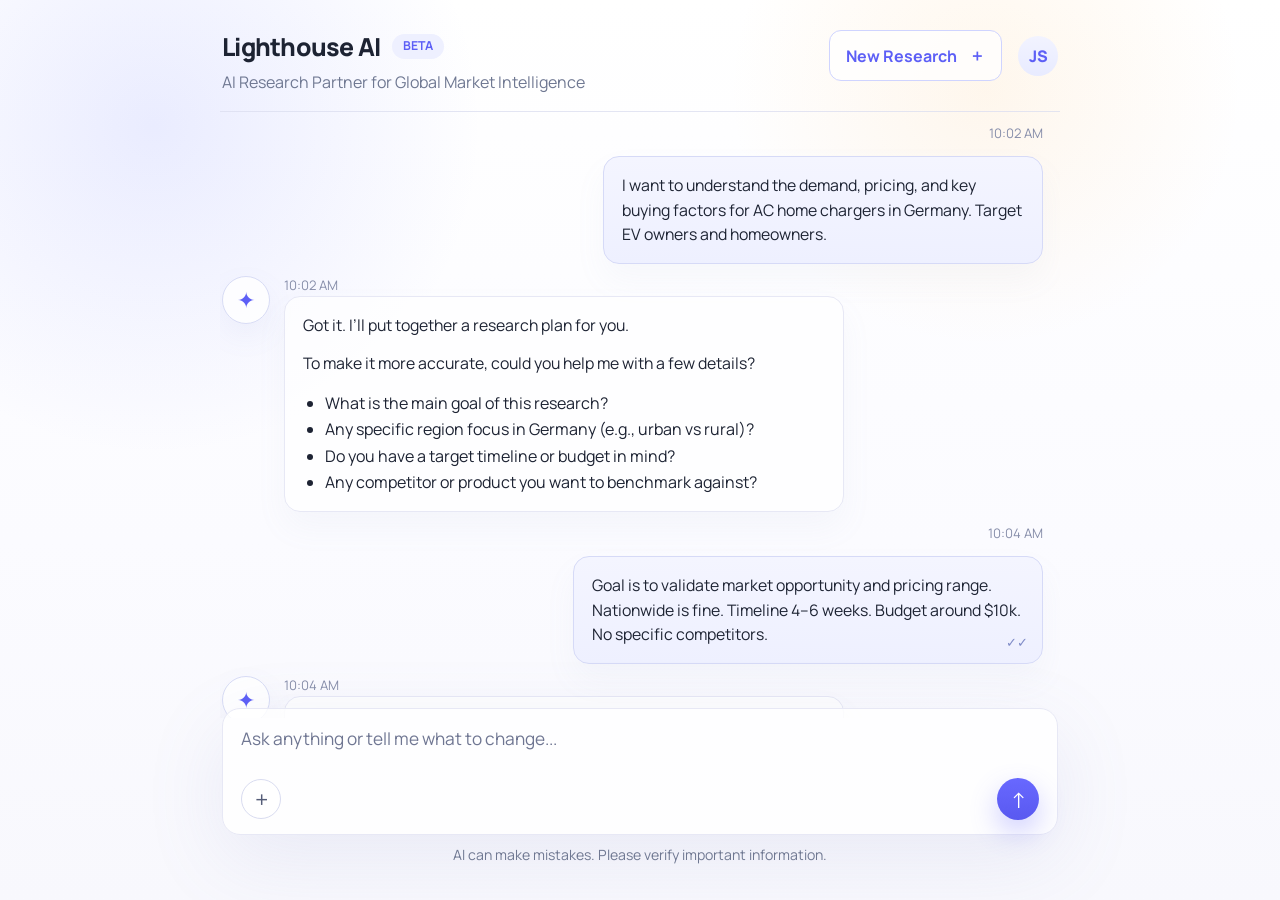
<file: index.html>
<!DOCTYPE html>
<html lang="en">
  <head>
    <meta charset="UTF-8" />
    <meta name="viewport" content="width=device-width, initial-scale=1.0" />
    <title>Lighthouse AI Layout Mock</title>
    <link rel="preconnect" href="https://fonts.googleapis.com" />
    <link rel="preconnect" href="https://fonts.gstatic.com" crossorigin />
    <link
      href="https://fonts.googleapis.com/css2?family=Manrope:wght@400;500;600;700;800&display=swap"
      rel="stylesheet"
    />
    <link rel="stylesheet" href="styles.css" />
  </head>
  <body>
    <main class="app-shell canvas-closed">
      <section class="chat-pane">
        <div class="chat-column">
          <div class="top-bar">
            <header class="brand-bar">
              <div class="brand-mark">
                <div>
                  <div class="brand-title-row">
                    <h1>Lighthouse AI</h1>
                    <span class="badge badge-beta">BETA</span>
                  </div>
                  <p>AI Research Partner for Global Market Intelligence</p>
                </div>
              </div>
            </header>

            <div class="canvas-toolbar">
              <button type="button" class="ghost-action">New Research <span>＋</span></button>
              <div class="profile-chip">JS</div>
            </div>
          </div>

          <div class="conversation-scroll">
            <div class="conversation">
              <div class="timestamp align-right">10:02 AM</div>
              <article class="message message-user">
                <p>
                  I want to understand the demand, pricing, and key buying factors for AC
                  home chargers in Germany. Target EV owners and homeowners.
                </p>
              </article>

              <div class="message-row">
                <div class="avatar" aria-hidden="true">✦</div>
                <div class="message-stack">
                  <div class="timestamp">10:02 AM</div>
                  <article class="message message-assistant">
                    <p>Got it. I’ll put together a research plan for you.</p>
                    <p>To make it more accurate, could you help me with a few details?</p>
                    <ul>
                      <li>What is the main goal of this research?</li>
                      <li>Any specific region focus in Germany (e.g., urban vs rural)?</li>
                      <li>Do you have a target timeline or budget in mind?</li>
                      <li>Any competitor or product you want to benchmark against?</li>
                    </ul>
                  </article>
                </div>
              </div>

              <div class="timestamp align-right">10:04 AM</div>
              <article class="message message-user message-user-small">
                <p>
                  Goal is to validate market opportunity and pricing range. Nationwide is
                  fine. Timeline 4–6 weeks. Budget around $10k. No specific competitors.
                </p>
                <span class="checkmark">✓✓</span>
              </article>

              <div class="message-row">
                <div class="avatar" aria-hidden="true">✦</div>
                <div class="message-stack">
                  <div class="timestamp">10:04 AM</div>
                  <article class="message message-assistant">
                    <p>Thanks! I've created a proposed research plan based on your inputs.</p>
                    <button
                      type="button"
                      class="plan-teaser"
                      id="open-plan"
                      aria-controls="plan-canvas"
                      aria-expanded="false"
                    >
                      <div class="plan-teaser-copy">
                        <div class="plan-teaser-title-row">
                          <span class="doc-icon">⌘</span>
                          <strong>Proposed Research Plan</strong>
                          <span class="badge badge-draft">Draft</span>
                        </div>
                        <span>Click to view the plan details</span>
                      </div>
                      <span class="plan-arrow">›</span>
                    </button>
                  </article>
                </div>
              </div>

              <div class="message-row">
                <div class="avatar" aria-hidden="true">✦</div>
                <div class="message-stack">
                  <div class="timestamp">10:04 AM</div>
                  <article class="message message-assistant message-short">
                    <p>Would you like me to adjust anything, or shall we proceed with this plan?</p>
                  </article>
                </div>
              </div>
            </div>
          </div>
        </div>

        <footer class="composer">
          <div class="composer-box">
            <label class="composer-input-wrap" for="chat-input">
              <span class="sr-only">Message</span>
              <input
                id="chat-input"
                class="composer-input"
                type="text"
                placeholder="Ask anything or tell me what to change..."
              />
            </label>
            <div class="composer-actions">
              <div class="composer-left">
                <button type="button" class="icon-button" aria-label="Add">+</button>
              </div>
              <button type="button" class="send-button" aria-label="Send">↑</button>
            </div>
          </div>
          <span class="composer-note">
            AI can make mistakes. Please verify important information.
          </span>
        </footer>
      </section>

      <aside class="canvas-pane" id="plan-canvas" aria-hidden="true">
        <section class="plan-card">
          <header class="plan-card-header">
            <div>
              <div class="plan-title-row">
                <h2>Proposed Research Plan</h2>
                <span class="badge badge-draft">Draft</span>
              </div>
              <p>Created just now</p>
            </div>
            <div class="plan-header-actions">
              <button type="button" class="toolbar-button">⇩ Download</button>
              <button type="button" class="icon-plain" id="close-plan" aria-label="Close">×</button>
            </div>
          </header>

          <div class="plan-scroll">
            <div class="section-card">
              <div class="section-header">
                <h3>1. Research Overview</h3>
                <span>︿</span>
              </div>
              <div class="overview-grid">
                <div>
                  <label>Project</label>
                  <p>AC Home Charger Market Study - Germany</p>
                </div>
                <div>
                  <label>Objective</label>
                  <p>Validate market opportunity, pricing range, and key buying factors</p>
                </div>
                <div>
                  <label>Target Market</label>
                  <p>Germany (Nationwide)</p>
                </div>
                <div>
                  <label>Target Respondents</label>
                  <p>EV Owners, Homeowners</p>
                </div>
                <div>
                  <label>Timeline</label>
                  <p>4–6 weeks</p>
                </div>
                <div>
                  <label>Estimated Budget</label>
                  <p>$10,000 USD</p>
                </div>
                <div>
                  <label>Confidence Level</label>
                  <span class="badge badge-success">High</span>
                </div>
              </div>
            </div>

            <div class="section-card">
              <div class="section-header">
                <h3>2. Research Approach</h3>
                <span>︿</span>
              </div>
              <div class="approach-grid">
                <article class="approach-item">
                  <div class="approach-icon">⇪</div>
                  <div>
                    <strong>Quantitative Survey</strong>
                    <p>300 responses</p>
                  </div>
                </article>
                <article class="approach-item">
                  <div class="approach-icon">⌘</div>
                  <div>
                    <strong>In-depth Interviews</strong>
                    <p>15 interviews</p>
                  </div>
                </article>
                <article class="approach-item">
                  <div class="approach-icon">▤</div>
                  <div>
                    <strong>Secondary Research</strong>
                    <p>Market reports, public data, competitor info</p>
                  </div>
                </article>
              </div>
            </div>

            <div class="section-card">
              <div class="section-header">
                <h3>3. Target Respondents</h3>
                <span>︿</span>
              </div>
              <div class="respondents-table">
                <div class="table-head">Segment</div>
                <div class="table-head">Criteria</div>
                <div class="table-head"># of Responses</div>
                <div class="table-head">Est. Cost</div>

                <div>EV Owners</div>
                <div>Own EV, live in DE, 25–55 yrs</div>
                <div>150</div>
                <div>$3,600</div>

                <div>Homeowners</div>
                <div>Own home, plan to install charger</div>
                <div>100</div>
                <div>$2,400</div>

                <div>Installers / Electricians</div>
                <div>Install EV chargers professionally</div>
                <div>30</div>
                <div>$1,650</div>

                <div>Distributors / Retailers</div>
                <div>Sell or distribute EV chargers</div>
                <div>20</div>
                <div>$1,400</div>
              </div>
            </div>

            <div class="accordion-row">
              <span>4. Key Topics to Cover</span>
              <div class="accordion-meta">
                <span class="pill">12 topics</span>
                <span>﹀</span>
              </div>
            </div>

            <div class="accordion-row">
              <span>5. Deliverables</span>
              <div class="accordion-meta">
                <span class="pill">4 items</span>
                <span>﹀</span>
              </div>
            </div>
          </div>

          <div class="plan-card-footer">
            <a class="full-plan-button" href="execution.html">Approve plan and proceed</a>
          </div>
        </section>
      </aside>
    </main>
    <script>
      const shell = document.querySelector(".app-shell");
      const canvas = document.getElementById("plan-canvas");
      const openPlanButton = document.getElementById("open-plan");
      const closePlanButton = document.getElementById("close-plan");

      const setCanvasOpen = (isOpen) => {
        shell.classList.toggle("canvas-open", isOpen);
        shell.classList.toggle("canvas-closed", !isOpen);
        canvas.setAttribute("aria-hidden", String(!isOpen));
        openPlanButton.setAttribute("aria-expanded", String(isOpen));
      };

      openPlanButton.addEventListener("click", () => setCanvasOpen(true));
      closePlanButton.addEventListener("click", () => setCanvasOpen(false));
    </script>
  </body>
</html>
</file>
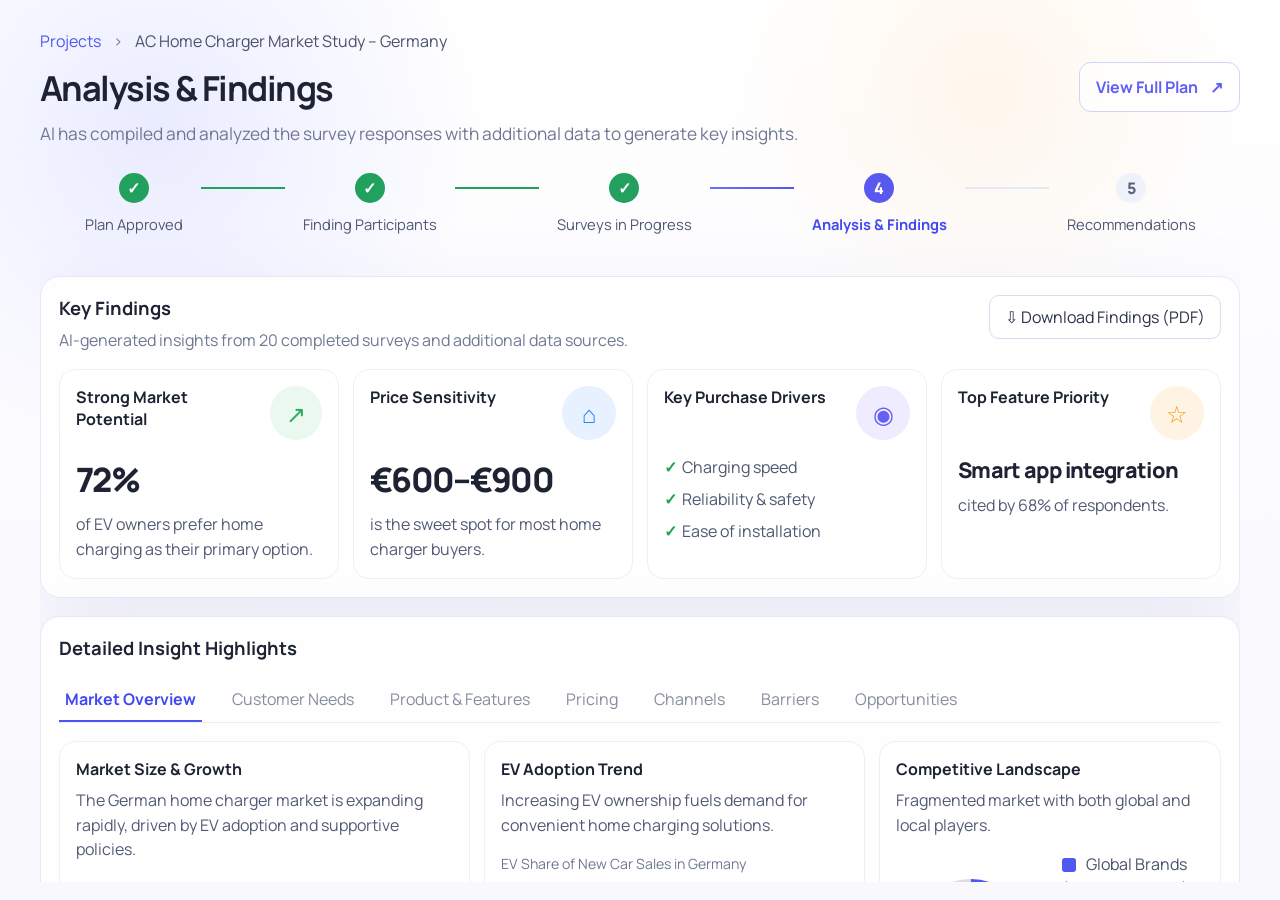
<file: analysis.html>
<!DOCTYPE html>
<html lang="en">
  <head>
    <meta charset="UTF-8" />
    <meta name="viewport" content="width=device-width, initial-scale=1.0" />
    <title>Lighthouse AI Analysis &amp; Findings</title>
    <link rel="preconnect" href="https://fonts.googleapis.com" />
    <link rel="preconnect" href="https://fonts.gstatic.com" crossorigin />
    <link
      href="https://fonts.googleapis.com/css2?family=Manrope:wght@400;500;600;700;800&display=swap"
      rel="stylesheet"
    />
    <link rel="stylesheet" href="styles.css" />
    <link rel="stylesheet" href="execution.css" />
    <link rel="stylesheet" href="analysis.css" />
  </head>
  <body>
    <main class="analysis-shell panel-closed">
      <section class="analysis-main">
        <div class="analysis-column">
          <div class="analysis-scroll">
            <div class="crumb-row">
              <a class="crumb-link" href="surveys.html">Projects</a>
              <span class="crumb-sep">›</span>
              <span class="crumb-current">AC Home Charger Market Study – Germany</span>
            </div>

            <section class="analysis-hero">
              <div class="analysis-hero-header">
                <div class="analysis-title-row">
                  <h1>Analysis &amp; Findings</h1>
                </div>
                <button
                  type="button"
                  class="ghost-action"
                  id="open-plan"
                  aria-controls="analysis-plan-panel"
                  aria-expanded="false"
                >
                  View Full Plan <span>↗</span>
                </button>
              </div>
              <p>AI has compiled and analyzed the survey responses with additional data to generate key insights.</p>
            </section>

            <div class="wizard-steps wizard-steps-shell analysis-wizard">
              <div class="wizard-step wizard-step-done">
                <div class="wizard-node">✓</div>
                <div class="wizard-label">Plan Approved</div>
              </div>
              <div class="wizard-line wizard-line-success"></div>
              <a class="wizard-step wizard-step-link wizard-step-done" href="execution.html">
                <div class="wizard-node">✓</div>
                <div class="wizard-label">Finding Participants</div>
              </a>
              <div class="wizard-line wizard-line-success"></div>
              <a class="wizard-step wizard-step-link wizard-step-done" href="surveys.html">
                <div class="wizard-node">✓</div>
                <div class="wizard-label">Surveys in Progress</div>
              </a>
              <div class="wizard-line wizard-line-active"></div>
              <a class="wizard-step wizard-step-link wizard-step-active" href="analysis.html">
                <div class="wizard-node">4</div>
                <div class="wizard-label">Analysis &amp; Findings</div>
              </a>
              <div class="wizard-line"></div>
              <a class="wizard-step wizard-step-link" href="recommendations.html">
                <div class="wizard-node">5</div>
                <div class="wizard-label">Recommendations</div>
              </a>
            </div>

            <section class="findings-card">
              <div class="findings-head">
                <div>
                  <h2>Key Findings</h2>
                  <p>AI-generated insights from 20 completed surveys and additional data sources.</p>
                </div>
                <button type="button" class="toolbar-button findings-download">⇩ Download Findings (PDF)</button>
              </div>

              <div class="insight-grid">
                <article class="insight-tile">
                  <div class="tile-head">
                    <h3>Strong Market Potential</h3>
                    <span class="tile-icon tile-green">↗</span>
                  </div>
                  <div class="tile-metric">72%</div>
                  <p>of EV owners prefer home charging as their primary option.</p>
                </article>

                <article class="insight-tile">
                  <div class="tile-head">
                    <h3>Price Sensitivity</h3>
                    <span class="tile-icon tile-blue">⌂</span>
                  </div>
                  <div class="tile-metric">€600–€900</div>
                  <p>is the sweet spot for most home charger buyers.</p>
                </article>

                <article class="insight-tile">
                  <div class="tile-head">
                    <h3>Key Purchase Drivers</h3>
                    <span class="tile-icon tile-violet">◉</span>
                  </div>
                  <ul class="driver-list">
                    <li>Charging speed</li>
                    <li>Reliability &amp; safety</li>
                    <li>Ease of installation</li>
                  </ul>
                </article>

                <article class="insight-tile">
                  <div class="tile-head">
                    <h3>Top Feature Priority</h3>
                    <span class="tile-icon tile-amber">☆</span>
                  </div>
                  <div class="tile-metric tile-metric-small">Smart app integration</div>
                  <p>cited by 68% of respondents.</p>
                </article>
              </div>
            </section>

            <section class="analysis-detail-card">
              <div class="analysis-detail-head">
                <h2>Detailed Insight Highlights</h2>
              </div>

              <div class="analysis-tabs">
                <button type="button" class="analysis-tab analysis-tab-active">Market Overview</button>
                <button type="button" class="analysis-tab">Customer Needs</button>
                <button type="button" class="analysis-tab">Product &amp; Features</button>
                <button type="button" class="analysis-tab">Pricing</button>
                <button type="button" class="analysis-tab">Channels</button>
                <button type="button" class="analysis-tab">Barriers</button>
                <button type="button" class="analysis-tab">Opportunities</button>
              </div>

              <div class="chart-grid">
                <article class="chart-card">
                  <h3>Market Size &amp; Growth</h3>
                  <p>The German home charger market is expanding rapidly, driven by EV adoption and supportive policies.</p>
                  <div class="chart-stats">
                    <div>
                      <strong>1.2M+</strong>
                      <span>Estimated home chargers installed by end of 2025</span>
                    </div>
                    <div>
                      <strong>+28%</strong>
                      <span>YoY growth (2023–2025)</span>
                    </div>
                  </div>
                  <svg class="line-chart" viewBox="0 0 320 170" aria-hidden="true">
                    <path class="line-chart-grid" d="M16 145H304" />
                    <path class="line-chart-path" d="M24 152 L46 138 L68 130 L90 130 L112 122 L134 122 L156 116 L178 118 L200 112 L222 96 L244 82 L266 84 L288 70 L304 20" />
                  </svg>
                </article>

                <article class="chart-card">
                  <h3>EV Adoption Trend</h3>
                  <p>Increasing EV ownership fuels demand for convenient home charging solutions.</p>
                  <span class="chart-caption">EV Share of New Car Sales in Germany</span>
                  <div class="bar-chart">
                    <div class="bar-item"><span>13%</span><div class="bar h-13"></div><label>2021</label></div>
                    <div class="bar-item"><span>18%</span><div class="bar h-18"></div><label>2022</label></div>
                    <div class="bar-item"><span>23%</span><div class="bar h-23"></div><label>2023</label></div>
                    <div class="bar-item"><span>27%</span><div class="bar h-27"></div><label>2024</label></div>
                    <div class="bar-item"><span>32%</span><div class="bar h-32"></div><label>2025*</label></div>
                  </div>
                  <span class="chart-footnote">*2025 projected</span>
                </article>

                <article class="chart-card">
                  <h3>Competitive Landscape</h3>
                  <p>Fragmented market with both global and local players.</p>
                  <div class="donut-wrap">
                    <svg class="donut-chart" viewBox="0 0 180 180" aria-hidden="true">
                      <circle cx="90" cy="90" r="52" class="donut-base"></circle>
                      <circle cx="90" cy="90" r="52" class="donut-segment donut-segment-a"></circle>
                      <circle cx="90" cy="90" r="52" class="donut-segment donut-segment-b"></circle>
                      <circle cx="90" cy="90" r="52" class="donut-segment donut-segment-c"></circle>
                    </svg>
                    <div class="donut-legend">
                      <div><span class="legend-swatch legend-a"></span>Global Brands<br /><small>(e.g., Wallbox, Tesla)</small></div>
                      <div><span class="legend-swatch legend-b"></span>European Brands<br /><small>(e.g., Mennekes, ABL)</small></div>
                      <div><span class="legend-swatch legend-c"></span>Local / Others</div>
                    </div>
                  </div>
                  <a class="analysis-link-button" href="#">View more detailed analysis →</a>
                </article>
              </div>
            </section>
          </div>
        </div>
      </section>

      <aside class="analysis-panel" id="analysis-plan-panel" aria-hidden="true">
        <section class="analysis-sidebar-card">
          <div class="analysis-sidebar-scroll">
            <header class="sidebar-section sidebar-plan-header">
              <div class="sidebar-title-row">
                <h3>Research Plan</h3>
                <span class="badge badge-approved">Approved</span>
              </div>
              <button type="button" class="icon-plain sidebar-close" id="close-plan" aria-label="Close">×</button>
              <strong class="sidebar-plan-name">AC Home Charger Market Study – Germany</strong>
              <div class="sidebar-metadata">
                <div>
                  <label>Timeline</label>
                  <p>Apr 28 – Jun 2, 2025 (5–6 weeks)</p>
                </div>
                <div>
                  <label>Budget</label>
                  <p>$10,000 USD</p>
                </div>
              </div>
              <a class="sidebar-inline-link" href="#">View full plan →</a>
            </header>

            <section class="sidebar-section">
              <h4>Overall Progress</h4>
              <div class="overall-progress-value">68%</div>
              <p class="sidebar-subtext">Analysis in progress</p>
              <div class="overall-progress-track"><span class="progress-68"></span></div>
            </section>

            <section class="sidebar-section analysis-live-card">
              <h4>What's Happening Now</h4>
              <div class="live-status-line">
                <span class="live-dot"></span>
                <strong>AI is analyzing the collected data</strong>
              </div>
              <p>Lighthouse AI is processing survey responses and integrating secondary sources to uncover key insights and market opportunities.</p>
              <div class="current-stage">
                <span>Current stage:</span>
                <span class="stage-chip">Data Analysis &amp; Synthesis</span>
              </div>
            </section>

            <section class="sidebar-section next-step-card analysis-next-step">
              <h4>Next Step</h4>
              <strong>Recommendations</strong>
              <p>AI will generate strategic recommendations based on the findings.</p>
              <span>Estimated start: In ~2–3 days</span>
            </section>
          </div>
        </section>
      </aside>
    </main>

    <script>
      const shell = document.querySelector(".analysis-shell");
      const panel = document.getElementById("analysis-plan-panel");
      const openPlanButton = document.getElementById("open-plan");
      const closePlanButton = document.getElementById("close-plan");

      const setPanelOpen = (isOpen) => {
        shell.classList.toggle("panel-open", isOpen);
        shell.classList.toggle("panel-closed", !isOpen);
        panel.setAttribute("aria-hidden", String(!isOpen));
        openPlanButton.setAttribute("aria-expanded", String(isOpen));
      };

      openPlanButton.addEventListener("click", () => setPanelOpen(true));
      closePlanButton.addEventListener("click", () => setPanelOpen(false));
    </script>
  </body>
</html>
</file>
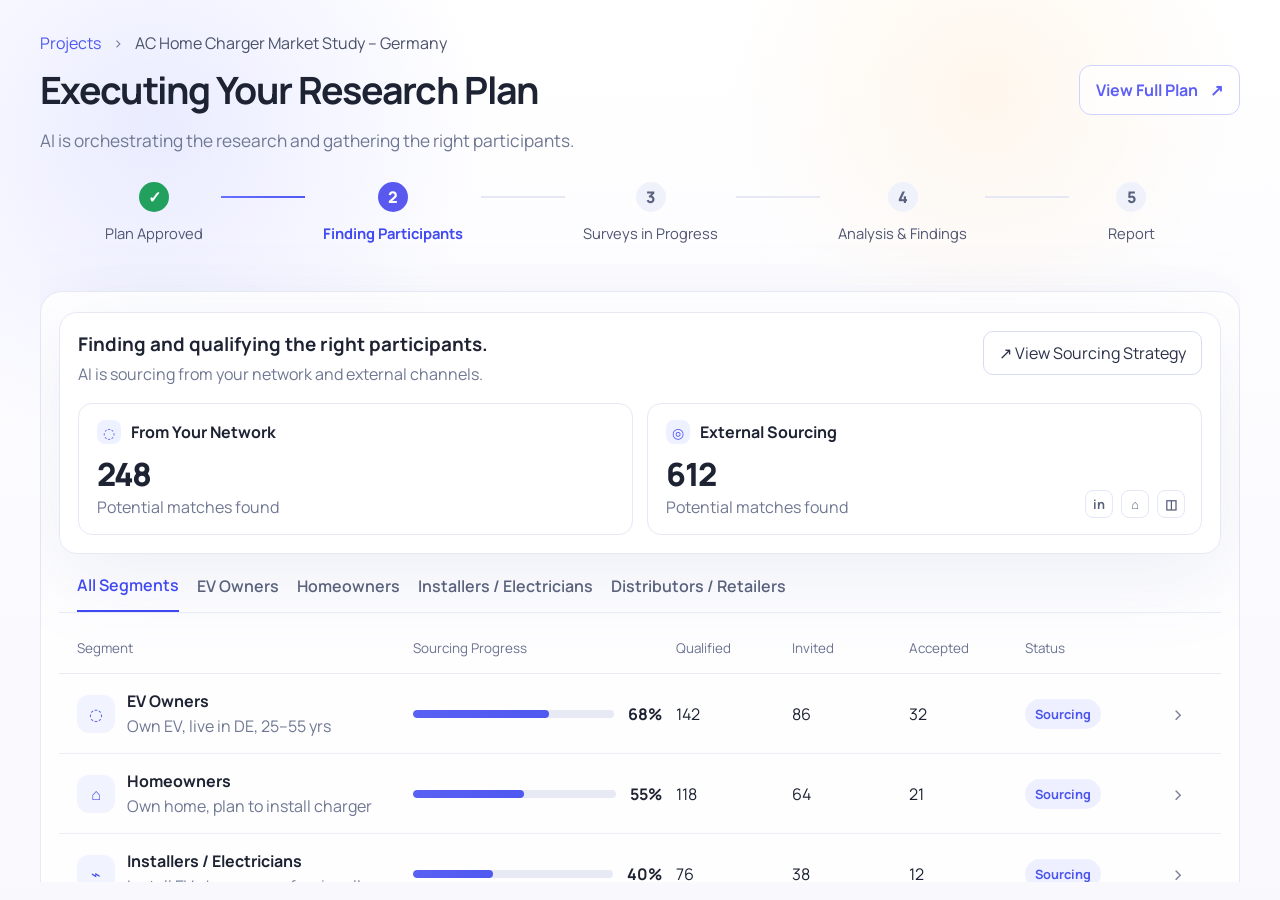
<file: execution.html>
<!DOCTYPE html>
<html lang="en">
  <head>
    <meta charset="UTF-8" />
    <meta name="viewport" content="width=device-width, initial-scale=1.0" />
    <title>Lighthouse AI Execution Mock</title>
    <link rel="preconnect" href="https://fonts.googleapis.com" />
    <link rel="preconnect" href="https://fonts.gstatic.com" crossorigin />
    <link
      href="https://fonts.googleapis.com/css2?family=Manrope:wght@400;500;600;700;800&display=swap"
      rel="stylesheet"
    />
    <link rel="stylesheet" href="styles.css" />
    <link rel="stylesheet" href="execution.css" />
  </head>
  <body>
    <main class="execution-shell plan-closed">
      <section class="execution-main">
        <div class="execution-column">
          <div class="execution-scroll">
            <div class="crumb-row">
              <a class="crumb-link" href="#">Projects</a>
              <span class="crumb-sep">›</span>
              <span class="crumb-current">AC Home Charger Market Study – Germany</span>
            </div>

            <section class="hero-block">
              <div class="hero-header">
                <div class="brand-title-row hero-title-row">
                  <h2>Executing Your Research Plan</h2>
                </div>
                <button type="button" class="ghost-action" id="open-plan" aria-controls="approved-plan-panel" aria-expanded="false">
                  View Full Plan <span>↗</span>
                </button>
              </div>
              <p>AI is orchestrating the research and gathering the right participants.</p>
            </section>

            <div class="wizard-steps wizard-steps-shell">
              <div class="wizard-step wizard-step-done">
                <div class="wizard-node">✓</div>
                <div class="wizard-label">Plan Approved</div>
              </div>
              <div class="wizard-line wizard-line-active"></div>
              <a class="wizard-step wizard-step-link wizard-step-active" href="execution.html">
                <div class="wizard-node">2</div>
                <div class="wizard-label">Finding Participants</div>
              </a>
              <div class="wizard-line"></div>
              <a class="wizard-step wizard-step-link" href="surveys.html">
                <div class="wizard-node">3</div>
                <div class="wizard-label">Surveys in Progress</div>
              </a>
              <div class="wizard-line"></div>
              <div class="wizard-step">
                <div class="wizard-node">4</div>
                <div class="wizard-label">Analysis & Findings</div>
              </div>
              <div class="wizard-line"></div>
              <div class="wizard-step">
                <div class="wizard-node">5</div>
                <div class="wizard-label">Report</div>
              </div>
            </div>

            <section class="wizard-card">
              <div class="stage-card">
                <div class="stage-header">
                  <div>
                    <h3>Finding and qualifying the right participants.</h3>
                    <p>AI is sourcing from your network and external channels.</p>
                  </div>
                  <button type="button" class="toolbar-button stage-button">↗ View Sourcing Strategy</button>
                </div>

                <div class="source-grid">
                  <article class="source-card">
                    <div class="source-card-head">
                      <span class="source-icon">◌</span>
                      <strong>From Your Network</strong>
                    </div>
                    <div class="source-metric">248</div>
                    <p>Potential matches found</p>
                  </article>

                  <article class="source-card">
                    <div class="source-card-head">
                      <span class="source-icon">◎</span>
                      <strong>External Sourcing</strong>
                    </div>
                    <div class="source-metric">612</div>
                    <p>Potential matches found</p>
                    <div class="source-logos">
                      <span>in</span>
                      <span>⌂</span>
                      <span>◫</span>
                    </div>
                  </article>
                </div>
              </div>

              <div class="segment-tabs">
                <button type="button" class="segment-tab segment-tab-active">All Segments</button>
                <button type="button" class="segment-tab">EV Owners</button>
                <button type="button" class="segment-tab">Homeowners</button>
                <button type="button" class="segment-tab">Installers / Electricians</button>
                <button type="button" class="segment-tab">Distributors / Retailers</button>
              </div>

              <section class="participants-table-card">
                <div class="participants-header">
                  <div>Segment</div>
                  <div>Sourcing Progress</div>
                  <div>Qualified</div>
                  <div>Invited</div>
                  <div>Accepted</div>
                  <div>Status</div>
                  <div></div>
                </div>

                <div class="participant-row">
                  <div class="participant-segment">
                    <span class="participant-icon">◌</span>
                    <div>
                      <strong>EV Owners</strong>
                      <p>Own EV, live in DE, 25–55 yrs</p>
                    </div>
                  </div>
                  <div class="participant-progress">
                    <div class="progress-track"><span style="width: 68%"></span></div>
                    <strong>68%</strong>
                  </div>
                  <div>142</div>
                  <div>86</div>
                  <div>32</div>
                  <div><span class="status-chip">Sourcing</span></div>
                  <div class="participant-arrow">›</div>
                </div>

                <div class="participant-row">
                  <div class="participant-segment">
                    <span class="participant-icon">⌂</span>
                    <div>
                      <strong>Homeowners</strong>
                      <p>Own home, plan to install charger</p>
                    </div>
                  </div>
                  <div class="participant-progress">
                    <div class="progress-track"><span style="width: 55%"></span></div>
                    <strong>55%</strong>
                  </div>
                  <div>118</div>
                  <div>64</div>
                  <div>21</div>
                  <div><span class="status-chip">Sourcing</span></div>
                  <div class="participant-arrow">›</div>
                </div>

                <div class="participant-row">
                  <div class="participant-segment">
                    <span class="participant-icon">⌁</span>
                    <div>
                      <strong>Installers / Electricians</strong>
                      <p>Install EV chargers professionally</p>
                    </div>
                  </div>
                  <div class="participant-progress">
                    <div class="progress-track"><span style="width: 40%"></span></div>
                    <strong>40%</strong>
                  </div>
                  <div>76</div>
                  <div>38</div>
                  <div>12</div>
                  <div><span class="status-chip">Sourcing</span></div>
                  <div class="participant-arrow">›</div>
                </div>

                <div class="participant-row">
                  <div class="participant-segment">
                    <span class="participant-icon">▣</span>
                    <div>
                      <strong>Distributors / Retailers</strong>
                      <p>Sell or distribute EV chargers</p>
                    </div>
                  </div>
                  <div class="participant-progress">
                    <div class="progress-track"><span style="width: 30%"></span></div>
                    <strong>30%</strong>
                  </div>
                  <div>54</div>
                  <div>22</div>
                  <div>6</div>
                  <div><span class="status-chip">Sourcing</span></div>
                  <div class="participant-arrow">›</div>
                </div>
              </section>

              <div class="insight-banner">
                <div class="insight-icon">✦</div>
                <div>
                  <strong>AI is using multi-channel outreach and screening to find the most relevant and high-quality participants.</strong>
                  <p>You’ll receive a notification once the first responses start coming in.</p>
                </div>
              </div>
            </section>
          </div>
        </div>
      </section>

      <aside class="execution-panel" id="approved-plan-panel" aria-hidden="true">
        <section class="execution-sidebar-card">
          <div class="execution-sidebar-scroll">
            <header class="sidebar-section sidebar-plan-header">
              <div class="sidebar-title-row">
                <h3>Research Plan</h3>
                <span class="badge badge-approved">Approved</span>
              </div>
              <button type="button" class="icon-plain sidebar-close" id="close-plan" aria-label="Close">×</button>
              <strong class="sidebar-plan-name">AC Home Charger Market Study – Germany</strong>
              <div class="sidebar-metadata">
                <div>
                  <label>Timeline</label>
                  <p>Apr 28 – Jun 2, 2025 (5–6 weeks)</p>
                </div>
                <div>
                  <label>Budget</label>
                  <p>$10,000 USD</p>
                </div>
              </div>
            </header>

            <section class="sidebar-section">
              <h4>Overall Progress</h4>
              <div class="overall-progress-value">12%</div>
              <p class="sidebar-subtext">Just started</p>
              <div class="overall-progress-track"><span></span></div>
            </section>

            <section class="sidebar-section">
              <h4>Plan Summary</h4>
              <div class="summary-grid">
                <label>Approach</label>
                <p>Quantitative Survey + In-depth Interviews + Secondary Research</p>
                <label>Target Participants</label>
                <p>EV Owners, Homeowners, Installers, Distributors / Retailers</p>
                <label>Total Target Responses</label>
                <p>300</p>
                <label>Estimated Interviews</label>
                <p>15</p>
                <label>Confidence Level</label>
                <p><span class="badge badge-success">High</span></p>
              </div>
            </section>

            <section class="sidebar-section next-step-card">
              <h4>Next Step</h4>
              <p>
                Once we have enough accepted participants, we’ll launch the survey and
                start collecting responses.
              </p>
            </section>
          </div>

        </section>
      </aside>
    </main>

    <script>
      const shell = document.querySelector(".execution-shell");
      const panel = document.getElementById("approved-plan-panel");
      const openPlanButton = document.getElementById("open-plan");
      const closePlanButton = document.getElementById("close-plan");

      const setPlanOpen = (isOpen) => {
        shell.classList.toggle("plan-open", isOpen);
        shell.classList.toggle("plan-closed", !isOpen);
        panel.setAttribute("aria-hidden", String(!isOpen));
        openPlanButton.setAttribute("aria-expanded", String(isOpen));
      };

      openPlanButton.addEventListener("click", () => setPlanOpen(true));
      closePlanButton.addEventListener("click", () => setPlanOpen(false));
    </script>
  </body>
</html>
</file>
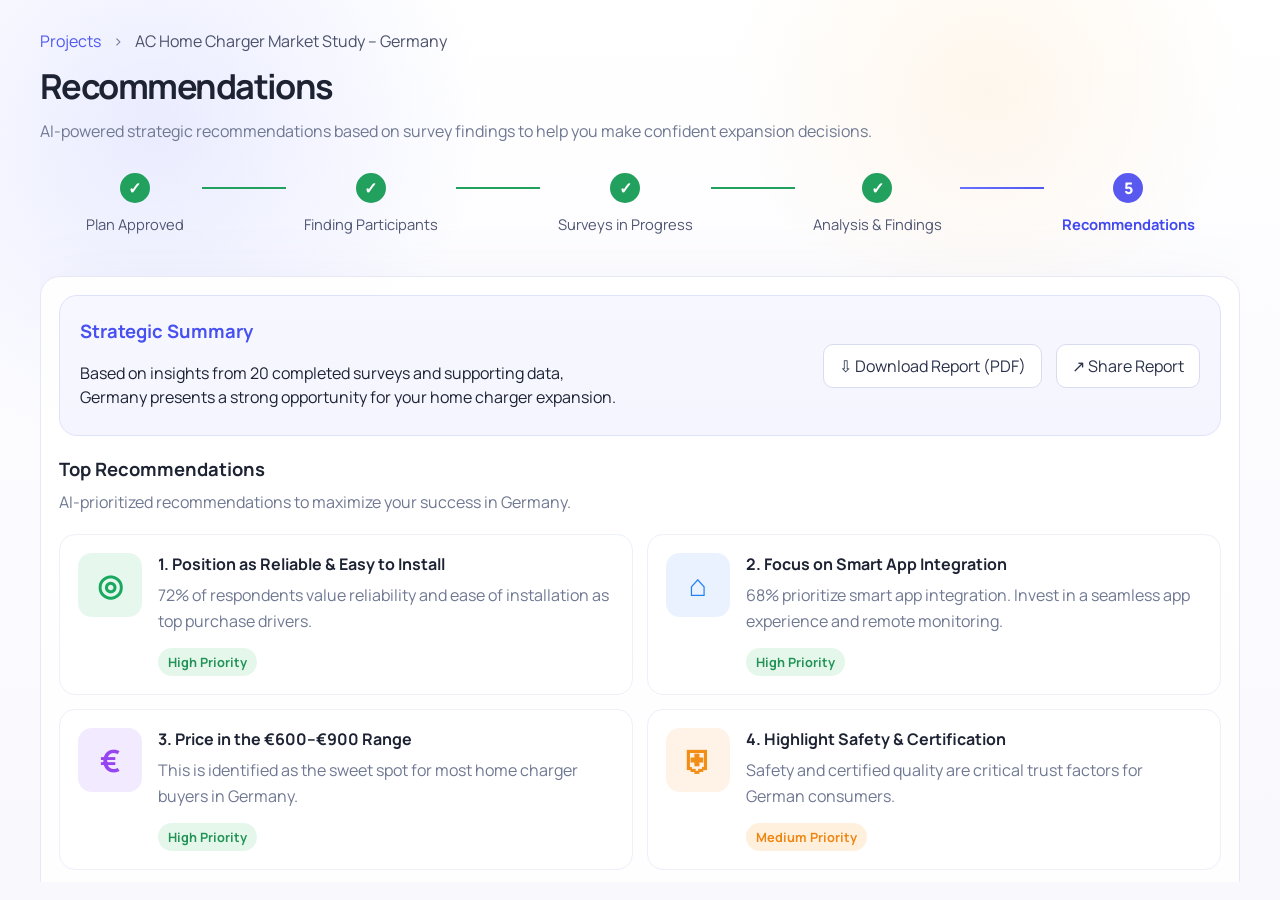
<file: recommendations.html>
<!DOCTYPE html>
<html lang="en">
  <head>
    <meta charset="UTF-8" />
    <meta name="viewport" content="width=device-width, initial-scale=1.0" />
    <title>Lighthouse AI Recommendations</title>
    <link rel="preconnect" href="https://fonts.googleapis.com" />
    <link rel="preconnect" href="https://fonts.gstatic.com" crossorigin />
    <link
      href="https://fonts.googleapis.com/css2?family=Manrope:wght@400;500;600;700;800&display=swap"
      rel="stylesheet"
    />
    <link rel="stylesheet" href="styles.css" />
    <link rel="stylesheet" href="execution.css" />
    <link rel="stylesheet" href="recommendations.css" />
  </head>
  <body>
    <main class="recommend-shell">
      <section class="recommend-main">
        <div class="recommend-column">
          <div class="recommend-scroll">
            <div class="crumb-row">
              <a class="crumb-link" href="analysis.html">Projects</a>
              <span class="crumb-sep">›</span>
              <span class="crumb-current">AC Home Charger Market Study – Germany</span>
            </div>

            <section class="recommend-hero">
              <div class="recommend-title-row">
                <h1>Recommendations</h1>
              </div>
              <p>AI-powered strategic recommendations based on survey findings to help you make confident expansion decisions.</p>
            </section>

            <div class="wizard-steps wizard-steps-shell recommend-wizard">
              <div class="wizard-step wizard-step-done">
                <div class="wizard-node">✓</div>
                <div class="wizard-label">Plan Approved</div>
              </div>
              <div class="wizard-line wizard-line-success"></div>
              <a class="wizard-step wizard-step-link wizard-step-done" href="execution.html">
                <div class="wizard-node">✓</div>
                <div class="wizard-label">Finding Participants</div>
              </a>
              <div class="wizard-line wizard-line-success"></div>
              <a class="wizard-step wizard-step-link wizard-step-done" href="surveys.html">
                <div class="wizard-node">✓</div>
                <div class="wizard-label">Surveys in Progress</div>
              </a>
              <div class="wizard-line wizard-line-success"></div>
              <a class="wizard-step wizard-step-link wizard-step-done" href="analysis.html">
                <div class="wizard-node">✓</div>
                <div class="wizard-label">Analysis &amp; Findings</div>
              </a>
              <div class="wizard-line wizard-line-active"></div>
              <a class="wizard-step wizard-step-link wizard-step-active" href="recommendations.html">
                <div class="wizard-node">5</div>
                <div class="wizard-label">Recommendations</div>
              </a>
            </div>

            <section class="recommend-card">
              <div class="summary-banner">
                <div class="summary-copy">
                  <div>
                    <h2>Strategic Summary</h2>
                    <p>Based on insights from 20 completed surveys and supporting data,<br>Germany presents a strong opportunity for your home charger expansion.</p>
                  </div>
                </div>
                <div class="summary-actions">
                  <button type="button" class="toolbar-button">⇩ Download Report (PDF)</button>
                  <button type="button" class="toolbar-button">↗ Share Report</button>
                </div>
              </div>

              <div class="recommend-head">
                <h2>Top Recommendations</h2>
                <p>AI-prioritized recommendations to maximize your success in Germany.</p>
              </div>

              <div class="recommend-grid">
                <article class="recommend-item">
                  <div class="recommend-icon icon-green">◎</div>
                  <div class="recommend-body">
                    <h3>1. Position as Reliable &amp; Easy to Install</h3>
                    <p>72% of respondents value reliability and ease of installation as top purchase drivers.</p>
                    <span class="priority-badge priority-high">High Priority</span>
                  </div>
                </article>

                <article class="recommend-item">
                  <div class="recommend-icon icon-blue">⌂</div>
                  <div class="recommend-body">
                    <h3>2. Focus on Smart App Integration</h3>
                    <p>68% prioritize smart app integration. Invest in a seamless app experience and remote monitoring.</p>
                    <span class="priority-badge priority-high">High Priority</span>
                  </div>
                </article>

                <article class="recommend-item">
                  <div class="recommend-icon icon-purple">€</div>
                  <div class="recommend-body">
                    <h3>3. Price in the €600–€900 Range</h3>
                    <p>This is identified as the sweet spot for most home charger buyers in Germany.</p>
                    <span class="priority-badge priority-high">High Priority</span>
                  </div>
                </article>

                <article class="recommend-item">
                  <div class="recommend-icon icon-amber">⛨</div>
                  <div class="recommend-body">
                    <h3>4. Highlight Safety &amp; Certification</h3>
                    <p>Safety and certified quality are critical trust factors for German consumers.</p>
                    <span class="priority-badge priority-medium">Medium Priority</span>
                  </div>
                </article>

                <article class="recommend-item">
                  <div class="recommend-icon icon-indigo">▣</div>
                  <div class="recommend-body">
                    <h3>5. Leverage Local Partnerships</h3>
                    <p>Collaborate with local installers and energy providers to build trust and expand reach.</p>
                    <span class="priority-badge priority-medium">Medium Priority</span>
                  </div>
                </article>

                <article class="recommend-item">
                  <div class="recommend-icon icon-teal">◔</div>
                  <div class="recommend-body">
                    <h3>6. Promote Sustainability Benefits</h3>
                    <p>Emphasize energy efficiency and sustainability key values for German homeowners.</p>
                    <span class="priority-badge priority-low">Low Priority</span>
                  </div>
                </article>
              </div>
            </section>
          </div>
        </div>
      </section>
    </main>
  </body>
</html>
</file>
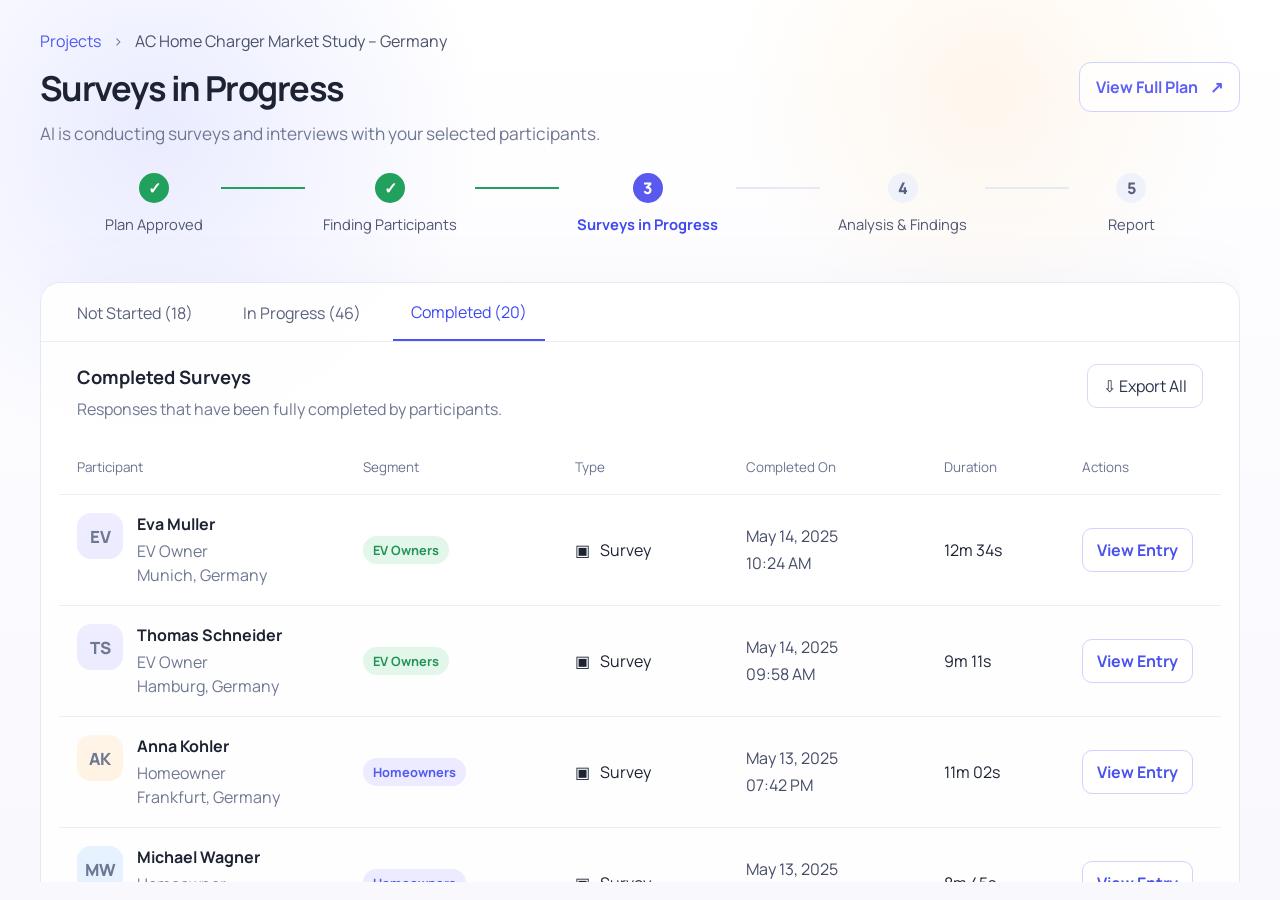
<file: surveys.html>
<!DOCTYPE html>
<html lang="en">
  <head>
    <meta charset="UTF-8" />
    <meta name="viewport" content="width=device-width, initial-scale=1.0" />
    <title>Lighthouse AI Surveys In Progress</title>
    <link rel="preconnect" href="https://fonts.googleapis.com" />
    <link rel="preconnect" href="https://fonts.gstatic.com" crossorigin />
    <link
      href="https://fonts.googleapis.com/css2?family=Manrope:wght@400;500;600;700;800&display=swap"
      rel="stylesheet"
    />
    <link rel="stylesheet" href="styles.css" />
    <link rel="stylesheet" href="execution.css" />
    <link rel="stylesheet" href="surveys.css" />
  </head>
  <body>
    <main class="surveys-shell panel-closed">
      <section class="surveys-main">
        <div class="surveys-column">
          <div class="surveys-scroll">
            <div class="crumb-row">
              <a class="crumb-link" href="#">Projects</a>
              <span class="crumb-sep">›</span>
              <span class="crumb-current">AC Home Charger Market Study – Germany</span>
            </div>

            <section class="surveys-hero">
              <div class="surveys-hero-header">
                <div class="surveys-title-row">
                  <h1>Surveys in Progress</h1>
                  <!-- <span class="step-pill">Step 3 of 6</span> -->
                </div>
                <button
                  type="button"
                  class="ghost-action"
                  id="open-plan"
                  aria-controls="survey-plan-panel"
                  aria-expanded="false"
                >
                  View Full Plan <span>↗</span>
                </button>
              </div>
              <p>AI is conducting surveys and interviews with your selected participants.</p>
            </section>

            <div class="wizard-steps wizard-steps-shell surveys-wizard">
              <div class="wizard-step wizard-step-done">
                <div class="wizard-node">✓</div>
                <div class="wizard-label">Plan Approved</div>
              </div>
              <div class="wizard-line wizard-line-success"></div>
              <a class="wizard-step wizard-step-link wizard-step-done" href="execution.html">
                <div class="wizard-node">✓</div>
                <div class="wizard-label">Finding Participants</div>
              </a>
              <div class="wizard-line wizard-line-success"></div>
              <a class="wizard-step wizard-step-link wizard-step-active" href="surveys.html">
                <div class="wizard-node">3</div>
                <div class="wizard-label">Surveys in Progress</div>
              </a>
              <div class="wizard-line"></div>
              <a class="wizard-step wizard-step-link" href="analysis.html">
                <div class="wizard-node">4</div>
                <div class="wizard-label">Analysis & Findings</div>
              </a>
              <div class="wizard-line"></div>
              <div class="wizard-step">
                <div class="wizard-node">5</div>
                <div class="wizard-label">Report</div>
              </div>
            </div>

            <section class="surveys-card">
              <div class="survey-tabs">
                <button type="button" class="survey-tab">Not Started (18)</button>
                <button type="button" class="survey-tab">In Progress (46)</button>
                <button type="button" class="survey-tab survey-tab-active">Completed (20)</button>
              </div>

              <div class="survey-table-wrap">
                <div class="survey-table-head">
                  <div>
                    <h2>Completed Surveys</h2>
                    <p>Responses that have been fully completed by participants.</p>
                  </div>
                  <button type="button" class="toolbar-button export-button">⇩ Export All</button>
                </div>

                <div class="survey-grid survey-grid-header">
                  <div>Participant</div>
                  <div>Segment</div>
                  <div>Type</div>
                  <div>Completed On</div>
                  <div>Duration</div>
                  <div>Actions</div>
                </div>

                <div class="survey-grid survey-row">
                  <div class="survey-participant">
                    <span class="participant-avatar avatar-ev">EV</span>
                    <div>
                      <strong>Eva Muller</strong>
                      <p>EV Owner</p>
                      <span>Munich, Germany</span>
                    </div>
                  </div>
                  <div><span class="survey-pill pill-ev">EV Owners</span></div>
                  <div class="survey-type"><span>▣</span> Survey</div>
                  <div class="survey-date">May 14, 2025<br />10:24 AM</div>
                  <div>12m 34s</div>
                  <div><button type="button" class="table-action">View Entry</button></div>
                </div>

                <div class="survey-grid survey-row">
                  <div class="survey-participant">
                    <span class="participant-avatar avatar-ev">TS</span>
                    <div>
                      <strong>Thomas Schneider</strong>
                      <p>EV Owner</p>
                      <span>Hamburg, Germany</span>
                    </div>
                  </div>
                  <div><span class="survey-pill pill-ev">EV Owners</span></div>
                  <div class="survey-type"><span>▣</span> Survey</div>
                  <div class="survey-date">May 14, 2025<br />09:58 AM</div>
                  <div>9m 11s</div>
                  <div><button type="button" class="table-action">View Entry</button></div>
                </div>

                <div class="survey-grid survey-row">
                  <div class="survey-participant">
                    <span class="participant-avatar avatar-home">AK</span>
                    <div>
                      <strong>Anna Kohler</strong>
                      <p>Homeowner</p>
                      <span>Frankfurt, Germany</span>
                    </div>
                  </div>
                  <div><span class="survey-pill pill-home">Homeowners</span></div>
                  <div class="survey-type"><span>▣</span> Survey</div>
                  <div class="survey-date">May 13, 2025<br />07:42 PM</div>
                  <div>11m 02s</div>
                  <div><button type="button" class="table-action">View Entry</button></div>
                </div>

                <div class="survey-grid survey-row">
                  <div class="survey-participant">
                    <span class="participant-avatar avatar-home-alt">MW</span>
                    <div>
                      <strong>Michael Wagner</strong>
                      <p>Homeowner</p>
                      <span>Stuttgart, Germany</span>
                    </div>
                  </div>
                  <div><span class="survey-pill pill-home">Homeowners</span></div>
                  <div class="survey-type"><span>▣</span> Survey</div>
                  <div class="survey-date">May 13, 2025<br />06:31 PM</div>
                  <div>8m 45s</div>
                  <div><button type="button" class="table-action">View Entry</button></div>
                </div>

                <div class="survey-grid survey-row">
                  <div class="survey-participant">
                    <span class="participant-avatar avatar-installer">JL</span>
                    <div>
                      <strong>Julia Lehmann</strong>
                      <p>Installer / Electrician</p>
                      <span>Cologne, Germany</span>
                    </div>
                  </div>
                  <div><span class="survey-pill pill-installer">Installers / Electricians</span></div>
                  <div class="survey-type"><span>◌</span> Interview</div>
                  <div class="survey-date">May 13, 2025<br />04:15 PM</div>
                  <div>24m 18s</div>
                  <div><button type="button" class="table-action">View Entry</button></div>
                </div>

                <div class="survey-grid survey-row">
                  <div class="survey-participant">
                    <span class="participant-avatar avatar-distributor">PB</span>
                    <div>
                      <strong>Peter Braun</strong>
                      <p>Distributor</p>
                      <span>Berlin, Germany</span>
                    </div>
                  </div>
                  <div><span class="survey-pill pill-distributor">Distributors / Retailers</span></div>
                  <div class="survey-type"><span>◌</span> Interview</div>
                  <div class="survey-date">May 13, 2025<br />03:02 PM</div>
                  <div>19m 47s</div>
                  <div><button type="button" class="table-action">View Entry</button></div>
                </div>
              </div>
            </section>
          </div>
        </div>
      </section>

      <aside class="surveys-panel" id="survey-plan-panel" aria-hidden="true">
        <section class="surveys-sidebar-card">
          <div class="surveys-sidebar-scroll">
            <header class="sidebar-section sidebar-plan-header">
              <div class="sidebar-title-row">
                <h3>Research Plan</h3>
                <span class="badge badge-approved">Approved</span>
              </div>
              <button type="button" class="icon-plain sidebar-close" id="close-plan" aria-label="Close">×</button>
              <strong class="sidebar-plan-name">AC Home Charger Market Study – Germany</strong>
              <div class="sidebar-metadata">
                <div>
                  <label>Timeline</label>
                  <p>Apr 28 – Jun 2, 2025 (5–6 weeks)</p>
                </div>
                <div>
                  <label>Budget</label>
                  <p>$10,000 USD</p>
                </div>
              </div>
              <a class="sidebar-inline-link" href="#">View full plan →</a>
            </header>

            <section class="sidebar-section">
              <h4>Overall Progress</h4>
              <div class="overall-progress-value">32%</div>
              <p class="sidebar-subtext">In progress</p>
              <div class="overall-progress-track"><span class="progress-32"></span></div>
            </section>

            <section class="sidebar-section live-status-card">
              <h4>What's Happening Now</h4>
              <div class="live-status-line">
                <span class="live-dot"></span>
                <strong>Surveys &amp; interviews are in progress</strong>
              </div>
              <p>
                AI is conducting surveys and interviews, following up with participants,
                and ensuring high-quality responses.
              </p>
              <button type="button" class="toolbar-button live-button">View real-time activity</button>
            </section>

            <section class="sidebar-section next-step-card surveys-next-step">
              <h4>Next Step</h4>
              <p>
                Once enough responses are collected, we'll start analyzing the data and
                generate insights.
              </p>
              <strong>Estimated start: In ~7–10 days</strong>
            </section>
          </div>
        </section>
      </aside>
    </main>

    <script>
      const shell = document.querySelector(".surveys-shell");
      const panel = document.getElementById("survey-plan-panel");
      const openPlanButton = document.getElementById("open-plan");
      const closePlanButton = document.getElementById("close-plan");

      const setPanelOpen = (isOpen) => {
        shell.classList.toggle("panel-open", isOpen);
        shell.classList.toggle("panel-closed", !isOpen);
        panel.setAttribute("aria-hidden", String(!isOpen));
        openPlanButton.setAttribute("aria-expanded", String(isOpen));
      };

      openPlanButton.addEventListener("click", () => setPanelOpen(true));
      closePlanButton.addEventListener("click", () => setPanelOpen(false));
    </script>
  </body>
</html>
</file>
<file: styles.css>
:root {
  --bg: #fbfbff;
  --panel: rgba(255, 255, 255, 0.82);
  --panel-strong: rgba(255, 255, 255, 0.92);
  --border: #e7e8f5;
  --border-strong: #d9dcf0;
  --text: #1d2333;
  --muted: #6f7892;
  --accent: #5d5ff6;
  --accent-soft: #f1f1ff;
  --shadow: 0 24px 80px rgba(127, 135, 192, 0.12);
  --success-bg: #e8f8ef;
  --success-text: #26a05e;
  --draft-bg: #fff3df;
  --draft-text: #d28a22;
}

* {
  box-sizing: border-box;
}

html,
body {
  margin: 0;
  height: 100%;
}

body {
  font-family: "Manrope", sans-serif;
  color: var(--text);
  overflow: hidden;
  background:
    radial-gradient(circle at 12% 14%, rgba(110, 126, 255, 0.14), transparent 24%),
    radial-gradient(circle at 77% 10%, rgba(255, 194, 112, 0.13), transparent 20%),
    linear-gradient(180deg, #ffffff 0%, #fbfbff 60%, #f8f8fd 100%);
}

button {
  font: inherit;
}

.app-shell {
  --shell-top: 28px;
  --shell-bottom: 18px;
  --composer-gap: 18px;
  --composer-height: 146px;
  --top-bar-height: 84px;
  position: relative;
  display: flex;
  align-items: stretch;
  width: 100%;
  height: 100vh;
  overflow: hidden;
  padding: var(--shell-top) 30px var(--shell-bottom);
}

.chat-pane,
.canvas-pane {
  min-width: 0;
}

.chat-pane {
  flex: 1 1 auto;
  display: flex;
  justify-content: center;
  min-height: 0;
  transition: transform 360ms ease, width 360ms ease;
}

.chat-column {
  display: flex;
  flex-direction: column;
  width: min(100%, 840px);
  height: 100%;
  min-height: 0;
}

.top-bar {
  display: grid;
  grid-template-columns: minmax(0, 1fr) auto;
  align-items: start;
  gap: 24px;
  flex: 0 0 auto;
  height: var(--top-bar-height);
  padding: 2px 2px 22px;
  border-bottom: 1px solid rgba(221, 224, 241, 0.82);
}

.brand-mark {
  display: flex;
  align-items: flex-start;
  gap: 0;
  padding-bottom: 20px;
}

.brand-title-row {
  display: flex;
  align-items: center;
  gap: 12px;
  margin-bottom: 8px;
}

.brand-title-row h1 {
  margin: 0;
  font-size: 1.55rem;
  font-weight: 800;
  letter-spacing: -0.03em;
}

.brand-mark p,
.plan-card-header p,
.approach-item p,
.plan-teaser-copy span,
.composer-note {
  margin: 0;
  color: var(--muted);
}

.badge {
  display: inline-flex;
  align-items: center;
  justify-content: center;
  padding: 6px 11px;
  border-radius: 999px;
  font-size: 0.77rem;
  font-weight: 700;
  line-height: 1;
}

.badge-beta {
  background: #eef0ff;
  color: var(--accent);
}

.badge-draft {
  background: var(--draft-bg);
  color: var(--draft-text);
}

.badge-success {
  background: var(--success-bg);
  color: var(--success-text);
  padding-inline: 12px;
}

.conversation {
  display: flex;
  flex-direction: column;
  gap: 12px;
  padding: 12px 2px 32px;
}

.conversation-scroll {
  flex: 1 1 auto;
  min-height: 0;
  height: calc(100vh - var(--shell-top) - var(--shell-bottom) - var(--top-bar-height) - var(--composer-height) - var(--composer-gap));
  max-height: calc(100vh - var(--shell-top) - var(--shell-bottom) - var(--top-bar-height) - var(--composer-height) - var(--composer-gap));
  overflow-y: auto;
  scrollbar-gutter: stable;
}

.timestamp {
  font-size: 0.82rem;
  color: #878eaa;
  margin-bottom: 2px;
}

.align-right {
  align-self: flex-end;
  margin-right: 404px;
}

.message-row {
  display: grid;
  grid-template-columns: 48px minmax(0, 1fr);
  gap: 14px;
  align-items: start;
}

.avatar {
  display: grid;
  place-items: center;
  width: 48px;
  height: 48px;
  border-radius: 50%;
  border: 1px solid #d8dcf5;
  background: rgba(255, 255, 255, 0.84);
  color: var(--accent);
  font-size: 1.35rem;
  box-shadow: 0 12px 30px rgba(126, 134, 199, 0.08);
}

.message-stack {
  max-width: 560px;
}

.message {
  background: rgba(255, 255, 255, 0.72);
  border: 1px solid var(--border);
  border-radius: 16px;
  padding: 16px 18px;
  box-shadow: 0 16px 32px rgba(142, 146, 186, 0.06);
}

.message p {
  margin: 0;
  font-size: 0.99rem;
  line-height: 1.55;
}

.message p + p {
  margin-top: 14px;
}

.message ul {
  margin: 14px 0 0 22px;
  padding: 0;
  line-height: 1.65;
}

.message-user {
  align-self: flex-end;
  max-width: 440px;
  background: linear-gradient(180deg, #f4f5ff 0%, #eef0ff 100%);
  border-color: #d6daf7;
}

.message-user-small {
  position: relative;
  max-width: 470px;
}

.checkmark {
  position: absolute;
  right: 14px;
  bottom: 12px;
  color: #7f8bc7;
  font-size: 0.8rem;
}

.message-short {
  max-width: 530px;
}

.plan-teaser {
  width: 100%;
  display: flex;
  align-items: center;
  justify-content: space-between;
  gap: 14px;
  margin-top: 14px;
  padding: 14px 16px;
  border: 1px solid var(--border);
  border-radius: 14px;
  background: linear-gradient(180deg, #ffffff 0%, #fbfbff 100%);
  text-align: left;
}

.plan-teaser-title-row {
  display: flex;
  align-items: center;
  gap: 10px;
  margin-bottom: 6px;
}

.doc-icon,
.approach-icon {
  display: grid;
  place-items: center;
  width: 28px;
  height: 28px;
  border-radius: 8px;
  background: #f0efff;
  color: var(--accent);
  font-size: 0.95rem;
}

.plan-arrow {
  color: #4d5470;
  font-size: 1.9rem;
  line-height: 1;
}

.composer {
  position: fixed;
  left: 50%;
  bottom: var(--shell-bottom);
  z-index: 5;
  width: min(840px, calc(100vw - 60px));
  transform: translateX(-50%);
  padding: 0 2px;
}

.composer-box {
  padding: 18px 18px 14px;
  border-radius: 18px;
  border: 1px solid var(--border);
  background: rgba(255, 255, 255, 0.82);
  box-shadow: var(--shadow);
}

.composer-input-wrap {
  display: block;
  margin-bottom: 28px;
}

.composer-input {
  width: 100%;
  border: 0;
  outline: 0;
  background: transparent;
  padding: 0;
  color: var(--text);
  font: inherit;
  font-size: 1.08rem;
}

.composer-input::placeholder {
  color: #6f7692;
}

.composer-actions {
  display: flex;
  align-items: center;
  justify-content: space-between;
}

.composer-left {
  display: flex;
  gap: 14px;
}

.icon-button,
.send-button,
.toolbar-button,
.ghost-action,
.icon-plain,
.full-plan-button,
.composer-input {
  border: 0;
  background: none;
}

.icon-button,
.send-button,
.toolbar-button,
.ghost-action,
.icon-plain,
.full-plan-button {
  cursor: pointer;
}

.icon-button {
  width: 40px;
  height: 40px;
  border-radius: 50%;
  border: 1px solid var(--border-strong);
  background: rgba(255, 255, 255, 0.92);
  color: #555d78;
  font-size: 1.45rem;
}

.send-button {
  width: 42px;
  height: 42px;
  border-radius: 50%;
  background: linear-gradient(180deg, #6868ff 0%, #5959f0 100%);
  color: white;
  font-size: 1.35rem;
  box-shadow: 0 12px 28px rgba(96, 96, 255, 0.3);
}

.composer-note {
  display: block;
  margin-top: 10px;
  text-align: center;
  font-size: 0.88rem;
}

.sr-only {
  position: absolute;
  width: 1px;
  height: 1px;
  padding: 0;
  margin: -1px;
  overflow: hidden;
  clip: rect(0, 0, 0, 0);
  white-space: nowrap;
  border: 0;
}

.canvas-toolbar {
  display: flex;
  justify-content: flex-end;
  align-items: center;
  gap: 16px;
  padding-bottom: 20px;
}

.ghost-action {
  display: inline-flex;
  align-items: center;
  gap: 12px;
  padding: 13px 16px;
  border-radius: 12px;
  border: 1px solid #cfd4ff;
  color: var(--accent);
  background: rgba(255, 255, 255, 0.76);
  font-weight: 700;
}

.profile-chip {
  display: grid;
  place-items: center;
  width: 40px;
  height: 40px;
  border-radius: 50%;
  background: linear-gradient(180deg, #f2f3ff 0%, #e8ebff 100%);
  color: var(--accent);
  font-weight: 800;
}

.plan-card {
  display: flex;
  flex-direction: column;
  flex: 1 1 auto;
  min-height: 0;
  height: 100%;
  border: 1px solid var(--border);
  border-radius: 18px;
  background: var(--panel-strong);
  box-shadow: var(--shadow);
  overflow: hidden;
}

.plan-card-header {
  display: flex;
  align-items: flex-start;
  justify-content: space-between;
  gap: 16px;
  padding: 22px 28px 14px;
  flex: 0 0 auto;
}

.plan-title-row {
  display: flex;
  align-items: center;
  gap: 12px;
  margin-bottom: 8px;
}

.plan-title-row h2 {
  margin: 0;
  font-size: 1.18rem;
  font-weight: 800;
  letter-spacing: -0.03em;
}

.plan-header-actions {
  display: flex;
  align-items: center;
  gap: 10px;
}

.toolbar-button {
  padding: 10px 15px;
  border-radius: 10px;
  border: 1px solid var(--border-strong);
  background: white;
  color: #2a314a;
}

.icon-plain {
  color: #404761;
  font-size: 1.5rem;
  padding: 6px;
}

.plan-scroll {
  flex: 1 1 auto;
  min-height: 0;
  overflow-y: auto;
  padding-bottom: 20px;
}

.section-card,
.accordion-row {
  margin: 14px 16px 0;
  border-radius: 14px;
  border: 1px solid var(--border);
  background: var(--panel);
}

.section-card {
  padding: 14px 16px 16px;
}

.section-header,
.accordion-row,
.accordion-meta {
  display: flex;
  align-items: center;
  justify-content: space-between;
  gap: 12px;
}

.section-header {
  margin-bottom: 14px;
}

.section-header h3 {
  margin: 0;
  font-size: 1rem;
  font-weight: 800;
}

.overview-grid {
  display: grid;
  grid-template-columns: repeat(4, minmax(0, 1fr));
  gap: 18px 22px;
}

.overview-grid > div:nth-child(1),
.overview-grid > div:nth-child(2) {
  grid-column: span 2;
}

.overview-grid label {
  display: block;
  margin-bottom: 8px;
  color: var(--muted);
  font-size: 0.85rem;
}

.overview-grid p {
  margin: 0;
  line-height: 1.45;
}

.approach-grid {
  display: grid;
  grid-template-columns: repeat(3, minmax(0, 1fr));
  gap: 12px;
}

.approach-item {
  display: flex;
  gap: 12px;
  align-items: flex-start;
  padding: 12px;
  border-radius: 12px;
  background: rgba(255, 255, 255, 0.78);
}

.approach-item strong {
  display: block;
  margin-bottom: 4px;
  font-size: 0.94rem;
}

.respondents-table {
  display: grid;
  grid-template-columns: 1.2fr 1.35fr 0.7fr 0.65fr;
  gap: 12px 14px;
  font-size: 0.94rem;
  line-height: 1.35;
}

.table-head {
  color: var(--muted);
  font-size: 0.84rem;
}

.accordion-row {
  padding: 14px 16px;
  font-weight: 700;
}

.pill {
  display: inline-flex;
  align-items: center;
  padding: 6px 10px;
  border-radius: 999px;
  background: #f2f4fb;
  color: #5b627f;
  font-size: 0.8rem;
  font-weight: 700;
}

.plan-card-footer {
  position: sticky;
  bottom: 0;
  flex: 0 0 auto;
  padding: 16px;
  border-top: 1px solid var(--border);
  background: linear-gradient(180deg, rgba(251, 251, 255, 0.7) 0%, rgba(255, 255, 255, 0.96) 32%);
  backdrop-filter: blur(10px);
}

.full-plan-button {
  display: inline-flex;
  align-items: center;
  justify-content: center;
  width: 100%;
  padding: 17px 24px 19px;
  border-radius: 14px;
  background: linear-gradient(180deg, #6868ff 0%, #5959f0 100%);
  color: #ffffff;
  font-weight: 800;
  text-align: center;
  text-decoration: none;
  box-shadow: 0 18px 36px rgba(96, 96, 255, 0.24);
}

.canvas-pane {
  position: absolute;
  top: var(--shell-top);
  right: 30px;
  bottom: var(--shell-bottom);
  width: min(43vw, 680px);
  display: flex;
  flex-direction: column;
  min-height: 0;
  opacity: 0;
  transform: translateX(calc(100% + 42px));
  pointer-events: none;
  transition: transform 380ms cubic-bezier(0.22, 1, 0.36, 1), opacity 260ms ease;
}

.app-shell.canvas-open .canvas-pane {
  opacity: 1;
  transform: translateX(0);
  pointer-events: auto;
}

.app-shell.canvas-open .chat-pane {
  transform: translateX(-120px);
}

.app-shell.canvas-closed .chat-pane {
  transform: translateX(0);
}

@media (max-width: 1280px) {
  .app-shell {
    padding-inline: 20px;
  }

  .top-bar {
    gap: 18px;
  }

  .align-right {
    margin-right: 0;
  }

  .overview-grid {
    grid-template-columns: repeat(2, minmax(0, 1fr));
  }

  .overview-grid > div:nth-child(1),
  .overview-grid > div:nth-child(2) {
    grid-column: span 1;
  }

  .canvas-pane {
    width: min(50vw, 620px);
    right: 20px;
  }

  .composer {
    width: min(840px, calc(100vw - 40px));
  }
}

@media (max-width: 760px) {
  .app-shell {
    --shell-top: 18px;
    --shell-bottom: 14px;
    --composer-height: 158px;
    --top-bar-height: 120px;
    padding: 18px 14px;
  }

  .top-bar {
    grid-template-columns: 1fr;
    gap: 12px;
  }

  .brand-title-row h1 {
    font-size: 1.35rem;
  }

  .message-row {
    grid-template-columns: 40px minmax(0, 1fr);
    gap: 10px;
  }

  .avatar {
    width: 40px;
    height: 40px;
  }

  .message-user,
  .message-stack,
  .message-short {
    max-width: 100%;
  }

  .composer {
    bottom: 14px;
    width: calc(100vw - 28px);
  }

  .plan-card-header,
  .canvas-toolbar {
    flex-direction: column;
    align-items: stretch;
  }

  .plan-header-actions {
    justify-content: space-between;
  }

  .overview-grid,
  .approach-grid,
  .respondents-table {
    grid-template-columns: 1fr;
  }

  .respondents-table .table-head {
    display: none;
  }

  .canvas-pane {
    top: var(--shell-top);
    right: 14px;
    bottom: 14px;
    width: calc(100vw - 28px);
  }

  .app-shell.canvas-open .chat-pane {
    transform: translateX(-8px);
  }
}
</file>
<file: execution.css>
.badge-approved {
  background: #e4f7ea;
  color: #22a05d;
}

.execution-shell {
  --shell-top: 28px;
  --shell-bottom: 18px;
  --composer-height: 0px;
  --composer-gap: 0px;
  position: relative;
  display: flex;
  width: 100%;
  height: 100vh;
  padding: var(--shell-top) 24px var(--shell-bottom);
  overflow: hidden;
}

.execution-main {
  flex: 1 1 auto;
  min-width: 0;
  display: flex;
  justify-content: center;
  transition: transform 360ms ease;
}

.execution-column {
  display: flex;
  flex-direction: column;
  width: min(100%, 1200px);
  min-height: 0;
}

.execution-scroll {
  flex: 1 1 auto;
  min-height: 0;
  height: calc(100vh - var(--shell-top) - var(--shell-bottom));
  overflow-y: auto;
  padding: 4px 0 26px;
}

.crumb-row {
  display: flex;
  align-items: center;
  gap: 12px;
  margin-bottom: 10px;
  color: #707894;
}

.crumb-link {
  color: #4f58f0;
  text-decoration: none;
}

.crumb-current {
  color: #4a516a;
}

.hero-block {
  padding-bottom: 22px;
}

.hero-header {
  display: flex;
  align-items: center;
  justify-content: space-between;
  gap: 18px;
  margin-bottom: 14px;
}

.hero-title-row {
  margin-bottom: 0;
}

.hero-block h2 {
  margin: 0;
  font-size: 2.35rem;
  letter-spacing: -0.045em;
}

.hero-block p {
  margin: 0;
  color: var(--muted);
  font-size: 1.08rem;
}

.wizard-card,
.participants-table-card,
.stage-card,
.insight-banner,
.execution-sidebar-card,
.next-step-card {
  border: 1px solid var(--border);
  background: rgba(255, 255, 255, 0.88);
  box-shadow: var(--shadow);
}

.wizard-card {
  border-radius: 22px;
  padding: 20px 18px 18px;
}

.wizard-steps-shell {
  margin-bottom: 24px;
  padding: 8px 14px 0;
}

.wizard-steps {
  display: flex;
  grid-template-columns: repeat(5, auto);
  align-items: start;
  gap: 8px;
  justify-content: center;
  column-gap: 18px;
  padding: 8px 14px 24px;
}

.wizard-step {
  display: flex;
  flex-direction: column;
  align-items: center;
  gap: 12px;
  min-width: 88px;
}

.wizard-step-link {
  color: inherit;
  text-decoration: none;
}

.wizard-node {
  display: grid;
  place-items: center;
  width: 30px;
  height: 30px;
  border-radius: 50%;
  background: #eff2fb;
  color: #5b627f;
  font-weight: 800;
}

.wizard-label {
  text-align: center;
  color: #4f5672;
  font-size: 0.92rem;
  line-height: 1.3;
}

.wizard-line {
  width: 84px;
  height: 2px;
  margin-top: 14px;
  background: #e6e9f5;
}

.wizard-line-active {
  background: linear-gradient(90deg, #6870ff 0%, #4f58f0 100%);
}

.wizard-step-done .wizard-node {
  background: #22a05d;
  color: #fff;
}

.wizard-step-active .wizard-node {
  background: #5959f0;
  color: #fff;
}

.wizard-step-active .wizard-label {
  color: #4048f1;
  font-weight: 700;
}

.stage-card {
  margin: 0 0 20px;
  border-radius: 18px;
  padding: 18px;
}

.stage-header {
  display: flex;
  align-items: flex-start;
  justify-content: space-between;
  gap: 18px;
  margin-bottom: 18px;
}

.stage-header h3 {
  margin: 0 0 6px;
  font-size: 1.18rem;
}

.stage-header p {
  margin: 0;
  color: var(--muted);
}

.stage-button {
  white-space: nowrap;
}

.source-grid {
  display: grid;
  grid-template-columns: repeat(2, minmax(0, 1fr));
  gap: 14px;
}

.source-card {
  position: relative;
  border: 1px solid var(--border);
  border-radius: 14px;
  padding: 16px 18px;
  background: rgba(255, 255, 255, 0.8);
}

.source-card-head {
  display: flex;
  align-items: center;
  gap: 10px;
  margin-bottom: 8px;
}

.source-icon {
  display: grid;
  place-items: center;
  width: 24px;
  height: 24px;
  border-radius: 8px;
  background: #eef1ff;
  color: #5259f1;
  font-size: 0.88rem;
}

.source-metric {
  font-size: 2rem;
  font-weight: 800;
  letter-spacing: -0.04em;
}

.source-card p {
  margin: 0;
  color: var(--muted);
}

.source-logos {
  position: absolute;
  right: 16px;
  bottom: 16px;
  display: flex;
  gap: 8px;
}

.source-logos span {
  display: grid;
  place-items: center;
  width: 28px;
  height: 28px;
  border-radius: 8px;
  border: 1px solid #e4e7f7;
  background: #fff;
  color: #5a617b;
  font-size: 0.8rem;
  font-weight: 700;
}

.segment-tabs {
  display: flex;
  flex-wrap: wrap;
  gap: 8px 18px;
  padding: 0 18px 0 18px;
  margin: 0 0 10px;
  border-bottom: 1px solid #e8eaf5;
}

.segment-tab {
  padding: 0 0 14px;
  border: 0;
  background: none;
  color: #59617b;
  font-weight: 600;
  cursor: pointer;
}

.segment-tab-active {
  color: #4048f1;
  border-bottom: 2px solid #4048f1;
}

.participants-table-card {
  border: 0;
  box-shadow: none;
  background: transparent;
}

.participants-header,
.participant-row {
  display: grid;
  grid-template-columns: 2.2fr 1.7fr 0.7fr 0.7fr 0.7fr 0.9fr 0.22fr;
  gap: 14px;
  align-items: center;
  padding: 16px 18px;
}

.participants-header {
  color: #6b7390;
  font-size: 0.84rem;
  border-bottom: 1px solid #e8eaf5;
}

.participant-row {
  border-bottom: 1px solid #eceef7;
}

.participant-segment {
  display: flex;
  align-items: center;
  gap: 12px;
}

.participant-icon {
  display: grid;
  place-items: center;
  width: 38px;
  height: 38px;
  border-radius: 12px;
  background: #f1f3ff;
  color: #4852f0;
  font-size: 1rem;
}

.participant-segment strong {
  display: block;
  margin-bottom: 3px;
}

.participant-segment p {
  margin: 0;
  color: var(--muted);
}

.participant-progress {
  display: flex;
  align-items: center;
  gap: 14px;
}

.progress-track {
  flex: 1 1 auto;
  height: 8px;
  border-radius: 999px;
  background: #e7e9f4;
  overflow: hidden;
}

.progress-track span,
.overall-progress-track span {
  display: block;
  height: 100%;
  border-radius: inherit;
  background: linear-gradient(90deg, #5960f3 0%, #4f58f0 100%);
}

.status-chip {
  display: inline-flex;
  align-items: center;
  justify-content: center;
  padding: 6px 10px;
  border-radius: 999px;
  background: #eef0ff;
  color: #4d56ef;
  font-size: 0.8rem;
  font-weight: 700;
}

.participant-arrow {
  color: #7a8098;
  font-size: 1.35rem;
}

.insight-banner {
  display: flex;
  gap: 14px;
  align-items: flex-start;
  margin-top: 18px;
  padding: 18px;
  border-radius: 16px;
  background: linear-gradient(180deg, #f7f8ff 0%, #f6f7ff 100%);
}

.insight-icon {
  color: #535cf1;
  font-size: 1.5rem;
  line-height: 1;
}

.insight-banner strong {
  display: block;
  margin-bottom: 6px;
}

.insight-banner p {
  margin: 0;
  color: var(--muted);
}

.execution-panel {
  position: absolute;
  top: var(--shell-top);
  right: 24px;
  bottom: var(--shell-bottom);
  width: min(24vw, 380px);
  opacity: 0;
  transform: translateX(calc(100% + 40px));
  pointer-events: none;
  transition: transform 380ms cubic-bezier(0.22, 1, 0.36, 1), opacity 240ms ease;
}

.execution-shell.plan-open .execution-panel {
  opacity: 1;
  transform: translateX(0);
  pointer-events: auto;
}

.execution-shell.plan-open .execution-main {
  transform: translateX(-150px);
}

.execution-sidebar-card {
  display: flex;
  flex-direction: column;
  height: 100%;
  border-radius: 18px;
  overflow: hidden;
}

.execution-sidebar-scroll {
  flex: 1 1 auto;
  overflow-y: auto;
}

.sidebar-section {
  padding: 18px 18px 20px;
  border-bottom: 1px solid #ebedf7;
}

.sidebar-plan-header {
  position: relative;
}

.sidebar-title-row {
  display: flex;
  align-items: center;
  gap: 12px;
  margin-bottom: 16px;
}

.sidebar-title-row h3,
.sidebar-section h4 {
  margin: 0;
  font-size: 1.05rem;
}

.sidebar-close {
  position: absolute;
  top: 12px;
  right: 12px;
}

.sidebar-plan-name {
  display: block;
  margin-bottom: 18px;
  font-size: 1.05rem;
  line-height: 1.45;
}

.sidebar-metadata {
  display: grid;
  gap: 16px;
}

.sidebar-metadata label,
.summary-grid label {
  color: var(--muted);
  font-size: 0.88rem;
}

.sidebar-metadata p,
.summary-grid p,
.next-step-card p,
.sidebar-subtext {
  margin: 6px 0 0;
  line-height: 1.55;
}

.overall-progress-value {
  margin: 14px 0 4px;
  color: #4f58f0;
  font-size: 2rem;
  font-weight: 800;
}

.sidebar-subtext {
  color: var(--muted);
}

.overall-progress-track {
  margin-top: 14px;
  height: 8px;
  border-radius: 999px;
  background: #e8eaf5;
  overflow: hidden;
}

.overall-progress-track span {
  width: 12%;
}

.summary-grid {
  display: grid;
  grid-template-columns: 0.9fr 1.4fr;
  gap: 12px 14px;
  align-items: start;
}

.summary-grid p {
  margin: 0;
}

.next-step-card {
  margin: 18px;
  border-radius: 14px;
  background: linear-gradient(180deg, #f8f8ff 0%, #f3f5ff 100%);
}

@media (max-width: 1360px) {
  .execution-panel {
    width: min(29vw, 380px);
  }

  .execution-shell.plan-open .execution-main {
    transform: translateX(-110px);
  }
}

@media (max-width: 1120px) {
  .wizard-steps {
    grid-template-columns: repeat(3, auto);
  }

  .wizard-line {
    display: none;
  }

  .source-grid,
  .summary-grid {
    grid-template-columns: 1fr;
  }

  .participants-header,
  .participant-row {
    grid-template-columns: 1.5fr 1.2fr 0.7fr 0.7fr 0.7fr 0.8fr 0.2fr;
  }
}

@media (max-width: 860px) {
  .execution-shell {
    --shell-top: 18px;
    --shell-bottom: 14px;
    --composer-height: 0px;
    padding: var(--shell-top) 14px var(--shell-bottom);
  }

  .execution-scroll {
    height: calc(100vh - var(--shell-top) - var(--shell-bottom));
  }

  .stage-header,
  .participants-header,
  .participant-row {
    grid-template-columns: 1fr;
  }

  .hero-header {
    flex-direction: column;
    align-items: flex-start;
  }

  .participant-progress {
    width: 100%;
  }

  .execution-panel {
    right: 14px;
    width: calc(100vw - 28px);
  }

  .execution-shell.plan-open .execution-main {
    transform: translateX(-8px);
  }
}
</file>
<file: analysis.css>
.analysis-shell {
  --shell-top: 28px;
  --shell-bottom: 18px;
  position: relative;
  display: flex;
  width: 100%;
  height: 100vh;
  padding: var(--shell-top) 24px var(--shell-bottom);
  overflow: hidden;
}

.analysis-main {
  flex: 1 1 auto;
  min-width: 0;
  display: flex;
  justify-content: center;
  transition: transform 360ms ease;
}

.analysis-column {
  display: flex;
  flex-direction: column;
  width: min(100%, 1200px);
  min-height: 0;
}

.analysis-scroll {
  flex: 1 1 auto;
  min-height: 0;
  height: calc(100vh - var(--shell-top) - var(--shell-bottom));
  overflow-y: auto;
  padding: 2px 0 18px;
}

.analysis-hero {
  padding-bottom: 20px;
}

.analysis-hero-header {
  display: flex;
  align-items: center;
  justify-content: space-between;
  gap: 18px;
  margin-bottom: 10px;
}

.analysis-title-row {
  display: flex;
  align-items: center;
  gap: 14px;
}

.analysis-title-row h1 {
  margin: 0;
  font-size: 2.15rem;
  letter-spacing: -0.045em;
}

.step-pill {
  display: inline-flex;
  align-items: center;
  justify-content: center;
  padding: 8px 12px;
  border-radius: 999px;
  background: #edf0ff;
  color: #5058f0;
  font-size: 0.88rem;
  font-weight: 700;
}

.analysis-hero p {
  margin: 0;
  color: var(--muted);
  font-size: 1.08rem;
}

.analysis-wizard {
  margin-bottom: 18px;
}

.wizard-line-success {
  background: linear-gradient(90deg, #22a05d 0%, #22a05d 100%);
}

.findings-card,
.analysis-detail-card,
.analysis-sidebar-card,
.analysis-live-card,
.analysis-next-step {
  border: 1px solid var(--border);
  background: rgba(255, 255, 255, 0.9);
  box-shadow: var(--shadow);
}

.findings-card,
.analysis-detail-card {
  border-radius: 20px;
  padding: 18px;
}

.findings-card {
  margin-bottom: 18px;
}

.findings-head,
.analysis-detail-head {
  display: flex;
  align-items: flex-start;
  justify-content: space-between;
  gap: 20px;
  margin-bottom: 18px;
}

.findings-head h2,
.analysis-detail-head h2 {
  margin: 0 0 8px;
  font-size: 1.15rem;
}

.findings-head p {
  margin: 0;
  color: var(--muted);
}

.findings-download {
  white-space: nowrap;
}

.insight-grid {
  display: grid;
  grid-template-columns: repeat(4, minmax(0, 1fr));
  gap: 14px;
}

.insight-tile {
  padding: 16px;
  border: 1px solid #edf0f9;
  border-radius: 16px;
  background: rgba(255, 255, 255, 0.82);
}

.tile-head {
  display: flex;
  justify-content: space-between;
  gap: 14px;
  margin-bottom: 16px;
}

.tile-head h3 {
  margin: 0;
  font-size: 1rem;
}

.tile-icon {
  display: grid;
  place-items: center;
  width: 54px;
  height: 54px;
  border-radius: 50%;
  font-size: 1.5rem;
}

.tile-green { background: #ebf8ef; color: #2daa63; }
.tile-blue { background: #e8f1ff; color: #2081f7; }
.tile-violet { background: #efecff; color: #6560f3; }
.tile-amber { background: #fff3e4; color: #f29a0d; }

.tile-metric {
  margin-bottom: 10px;
  font-size: 2.1rem;
  font-weight: 800;
  letter-spacing: -0.05em;
}

.tile-metric-small {
  font-size: 1.35rem;
  line-height: 1.25;
  letter-spacing: -0.03em;
}

.insight-tile p {
  margin: 0;
  color: #535a75;
  line-height: 1.55;
}

.driver-list {
  margin: 0;
  padding: 0;
  list-style: none;
}

.driver-list li {
  position: relative;
  padding-left: 18px;
  margin-bottom: 10px;
  color: #4e5671;
}

.driver-list li::before {
  content: "✓";
  position: absolute;
  left: 0;
  top: 0;
  color: #22a05d;
  font-weight: 800;
}

.analysis-tabs {
  display: flex;
  flex-wrap: wrap;
  gap: 14px 24px;
  margin-bottom: 18px;
  border-bottom: 1px solid #eaecf6;
}

.analysis-tab {
  border: 0;
  border-bottom: 2px solid transparent;
  background: none;
  color: #5a627d;
  font: inherit;
  opacity: 0.72;
  cursor: pointer;
  padding-bottom: 10px;
  transition: color 180ms ease, opacity 180ms ease;
}

.analysis-tab-active {
  color: #3f48f1;
  opacity: 1;
  font-weight: 700;
  border-bottom: 2px solid #4c55f0;
  padding-bottom: 10px;
}

.chart-grid {
  display: grid;
  grid-template-columns: 1.08fr 1fr 0.9fr;
  gap: 14px;
}

.chart-card {
  padding: 16px;
  border: 1px solid #edf0f9;
  border-radius: 16px;
  background: rgba(255, 255, 255, 0.82);
}

.chart-card h3 {
  margin: 0 0 8px;
  font-size: 1rem;
}

.chart-card p {
  margin: 0 0 16px;
  color: #535a75;
  line-height: 1.55;
}

.chart-stats {
  display: grid;
  grid-template-columns: repeat(2, minmax(0, 1fr));
  gap: 18px;
  margin-bottom: 14px;
}

.chart-stats strong {
  display: block;
  margin-bottom: 8px;
  color: #4952ef;
  font-size: 1.25rem;
}

.chart-stats span,
.chart-caption,
.chart-footnote,
.donut-legend small {
  color: var(--muted);
  line-height: 1.5;
}

.line-chart {
  width: 100%;
  height: 170px;
}

.line-chart-grid {
  fill: none;
  stroke: #e6e9f5;
  stroke-width: 1.5;
}

.line-chart-path {
  fill: none;
  stroke: #4f58f0;
  stroke-width: 3;
  stroke-linecap: round;
  stroke-linejoin: round;
}

.chart-caption {
  display: block;
  margin-bottom: 16px;
  font-size: 0.88rem;
}

.bar-chart {
  display: grid;
  grid-template-columns: repeat(5, minmax(0, 1fr));
  align-items: end;
  gap: 18px;
  min-height: 180px;
  padding-top: 12px;
  border-bottom: 1px solid #e7eaf5;
}

.bar-item {
  display: flex;
  flex-direction: column;
  align-items: center;
  gap: 10px;
}

.bar-item span {
  color: #404761;
  font-size: 0.88rem;
  font-weight: 700;
}

.bar {
  width: 26px;
  border-radius: 10px 10px 0 0;
  background: linear-gradient(180deg, #cbcaff 0%, #aaa7ff 100%);
}

.h-13 { height: 42px; }
.h-18 { height: 58px; }
.h-23 { height: 74px; }
.h-27 { height: 92px; }
.h-32 { height: 108px; }

.bar-item label {
  color: #666f8b;
  font-size: 0.84rem;
}

.chart-footnote {
  display: block;
  margin-top: 12px;
  font-size: 0.84rem;
}

.donut-wrap {
  display: grid;
  grid-template-columns: 150px 1fr;
  gap: 16px;
  align-items: center;
  margin-bottom: 18px;
}

.donut-chart {
  width: 150px;
  height: 150px;
  transform: rotate(-90deg);
}

.donut-base,
.donut-segment {
  fill: none;
  stroke-width: 28;
}

.donut-base { stroke: #eceffa; }

.donut-segment-a {
  stroke: #4f58f0;
  stroke-dasharray: 124 327;
  stroke-dashoffset: 0;
}

.donut-segment-b {
  stroke: #9a97ff;
  stroke-dasharray: 105 327;
  stroke-dashoffset: -124;
}

.donut-segment-c {
  stroke: #dddddf;
  stroke-dasharray: 98 327;
  stroke-dashoffset: -229;
}

.donut-legend {
  display: grid;
  gap: 14px;
  color: #48506a;
}

.legend-swatch {
  display: inline-block;
  width: 14px;
  height: 14px;
  margin-right: 10px;
  border-radius: 3px;
  vertical-align: -2px;
}

.legend-a { background: #4f58f0; }
.legend-b { background: #9a97ff; }
.legend-c { background: #dddddf; }

.analysis-link-button {
  display: inline-flex;
  align-items: center;
  justify-content: center;
  width: 100%;
  padding: 12px 16px;
  border: 1px solid #cfd4ff;
  border-radius: 12px;
  color: #4952ef;
  text-decoration: none;
  font-weight: 700;
}

.analysis-panel {
  position: absolute;
  top: var(--shell-top);
  right: 24px;
  bottom: var(--shell-bottom);
  width: min(24vw, 380px);
  opacity: 0;
  transform: translateX(calc(100% + 40px));
  pointer-events: none;
  transition: transform 380ms cubic-bezier(0.22, 1, 0.36, 1), opacity 240ms ease;
}

.analysis-shell.panel-open .analysis-panel {
  opacity: 1;
  transform: translateX(0);
  pointer-events: auto;
}

.analysis-shell.panel-open .analysis-main {
  transform: translateX(-150px);
}

.analysis-sidebar-card {
  display: flex;
  flex-direction: column;
  height: 100%;
  border-radius: 18px;
  overflow: hidden;
}

.analysis-sidebar-scroll {
  flex: 1 1 auto;
  overflow-y: auto;
}

.progress-68 {
  width: 68%;
}

.analysis-live-card,
.analysis-next-step {
  margin: 18px;
  border-radius: 16px;
}

.sidebar-inline-link {
  display: inline-flex;
  margin-top: 18px;
  color: #4f58f0;
  text-decoration: none;
  font-weight: 700;
}

.live-status-line {
  display: flex;
  align-items: center;
  gap: 10px;
  margin-bottom: 12px;
}

.live-dot {
  width: 10px;
  height: 10px;
  border-radius: 50%;
  background: #20aa58;
}

.live-status-line strong {
  color: #1e9c54;
}

.current-stage {
  margin-top: 18px;
}

.current-stage span:first-child {
  display: block;
  margin-bottom: 10px;
  color: #525a74;
}

.stage-chip {
  display: inline-flex;
  align-items: center;
  justify-content: center;
  padding: 8px 12px;
  border-radius: 999px;
  background: #eef0ff;
  color: #4952ef;
  font-size: 0.84rem;
  font-weight: 700;
}

.analysis-next-step strong {
  display: block;
  margin: 8px 0 10px;
}

.analysis-next-step span {
  display: block;
  margin-top: 26px;
  color: #5a627d;
}

@media (max-width: 1360px) {
  .analysis-panel {
    width: min(29vw, 380px);
  }

  .analysis-shell.panel-open .analysis-main {
    transform: translateX(-110px);
  }
}

@media (max-width: 1120px) {
  .insight-grid,
  .chart-grid,
  .donut-wrap {
    grid-template-columns: 1fr;
  }
}

@media (max-width: 860px) {
  .analysis-shell {
    --shell-top: 18px;
    --shell-bottom: 14px;
    padding: var(--shell-top) 14px var(--shell-bottom);
  }

  .analysis-scroll {
    height: calc(100vh - var(--shell-top) - var(--shell-bottom));
  }

  .analysis-hero-header,
  .findings-head,
  .chart-stats {
    grid-template-columns: 1fr;
    display: grid;
  }

  .analysis-title-row {
    flex-wrap: wrap;
  }

  .analysis-tabs {
    overflow-x: auto;
    white-space: nowrap;
    flex-wrap: nowrap;
  }

  .analysis-panel {
    right: 14px;
    width: calc(100vw - 28px);
  }

  .analysis-shell.panel-open .analysis-main {
    transform: translateX(-8px);
  }
}
</file>
<file: recommendations.css>
.recommend-shell {
  --shell-top: 28px;
  --shell-bottom: 18px;
  width: 100%;
  height: 100vh;
  padding: var(--shell-top) 24px var(--shell-bottom);
  overflow: hidden;
}

.recommend-main {
  display: flex;
  justify-content: center;
  width: 100%;
  height: 100%;
}

.recommend-column {
  width: min(100%, 1200px);
  min-height: 0;
}

.recommend-scroll {
  height: calc(100vh - var(--shell-top) - var(--shell-bottom));
  overflow-y: auto;
  padding: 2px 0 18px;
}

.recommend-hero {
  padding-bottom: 20px;
}

.recommend-title-row {
  display: flex;
  align-items: center;
  gap: 14px;
  margin-bottom: 10px;
}

.recommend-title-row h1 {
  margin: 0;
  font-size: 2.15rem;
  letter-spacing: -0.045em;
}

.recommend-hero p,
.recommend-head p,
.recommend-body p {
  margin: 0;
  color: var(--muted);
  line-height: 1.6;
}

.recommend-wizard {
  margin-bottom: 18px;
}

.wizard-line-success {
  background: linear-gradient(90deg, #22a05d 0%, #22a05d 100%);
}

.recommend-card {
  border: 1px solid var(--border);
  border-radius: 20px;
  background: rgba(255, 255, 255, 0.9);
  box-shadow: var(--shadow);
  padding: 18px;
}

.summary-banner {
  display: flex;
  align-items: center;
  justify-content: space-between;
  gap: 20px;
  margin-bottom: 20px;
  padding: 22px 20px;
  border: 1px solid #dfe2fb;
  border-radius: 18px;
  background: linear-gradient(180deg, #f7f7ff 0%, #f5f5ff 100%);
}

.summary-copy {
  display: flex;
  align-items: center;
  gap: 18px;
  line-height: 1.5;
}

.summary-copy p {
  margin-bottom: 0.25rem;
}

.summary-icon {
  display: grid;
  place-items: center;
  width: 60px;
  height: 60px;
  border-radius: 50%;
  background: linear-gradient(180deg, #b7b2ff 0%, #918bf5 100%);
  color: #fff;
  font-size: 1.6rem;
}

.summary-copy h2,
.recommend-head h2,
.recommend-body h3 {
  margin: 0 0 8px;
}

.summary-copy h2 {
  color: #4750f0;
  font-size: 1.15rem;
}

.summary-actions {
  display: flex;
  gap: 14px;
  flex-wrap: wrap;
}

.recommend-head {
  margin-bottom: 18px;
}

.recommend-head h2 {
  font-size: 1.15rem;
}

.recommend-grid {
  display: grid;
  grid-template-columns: repeat(2, minmax(0, 1fr));
  gap: 14px;
}

.recommend-item {
  display: flex;
  gap: 16px;
  padding: 18px;
  border: 1px solid #edf0f9;
  border-radius: 16px;
  background: rgba(255, 255, 255, 0.82);
}

.recommend-icon {
  display: grid;
  place-items: center;
  width: 64px;
  height: 64px;
  border-radius: 14px;
  flex: 0 0 auto;
  font-size: 1.9rem;
  font-weight: 700;
}

.icon-green { background: #e6f8ee; color: #18a85e; }
.icon-blue { background: #eaf1ff; color: #1f7ff7; }
.icon-purple { background: #f2eaff; color: #9646f1; }
.icon-amber { background: #fff2e6; color: #f18e16; }
.icon-indigo { background: #edefff; color: #4f58f0; }
.icon-teal { background: #e7f8f7; color: #0ea2b0; }

.recommend-body h3 {
  font-size: 1rem;
}

.priority-badge {
  display: inline-flex;
  align-items: center;
  justify-content: center;
  margin-top: 14px;
  padding: 5px 10px;
  border-radius: 999px;
  font-size: 0.8rem;
  font-weight: 700;
}

.priority-high {
  background: #e4f7ea;
  color: #229356;
}

.priority-medium {
  background: #fff0de;
  color: #ef8611;
}

.priority-low {
  background: #e8f0ff;
  color: #1970f0;
}

@media (max-width: 860px) {
  .recommend-shell {
    --shell-top: 18px;
    --shell-bottom: 14px;
    padding: var(--shell-top) 14px var(--shell-bottom);
  }

  .recommend-scroll {
    height: calc(100vh - var(--shell-top) - var(--shell-bottom));
  }

  .recommend-title-row,
  .summary-banner,
  .summary-copy {
    flex-direction: column;
    align-items: flex-start;
  }

  .recommend-grid {
    grid-template-columns: 1fr;
  }
}
</file>
<file: surveys.css>
.surveys-shell {
  --shell-top: 28px;
  --shell-bottom: 18px;
  position: relative;
  display: flex;
  width: 100%;
  height: 100vh;
  padding: var(--shell-top) 24px var(--shell-bottom);
  overflow: hidden;
}

.surveys-main {
  flex: 1 1 auto;
  min-width: 0;
  display: flex;
  justify-content: center;
  transition: transform 360ms ease;
}

.surveys-column {
  display: flex;
  flex-direction: column;
  width: min(100%, 1200px);
  min-height: 0;
}

.surveys-scroll {
  flex: 1 1 auto;
  min-height: 0;
  height: calc(100vh - var(--shell-top) - var(--shell-bottom));
  overflow-y: auto;
  padding: 2px 0 18px;
}

.crumb-row {
  display: flex;
  align-items: center;
  gap: 12px;
  margin-bottom: 10px;
  color: #707894;
}

.crumb-link,
.sidebar-inline-link {
  color: #4f58f0;
  text-decoration: none;
}

.crumb-current {
  color: #4a516a;
}

.surveys-hero {
  padding-bottom: 20px;
}

.surveys-hero-header {
  display: flex;
  align-items: center;
  justify-content: space-between;
  gap: 18px;
  margin-bottom: 10px;
}

.surveys-title-row {
  display: flex;
  align-items: center;
  gap: 14px;
}

.surveys-title-row h1 {
  margin: 0;
  font-size: 2.15rem;
  letter-spacing: -0.045em;
}

.step-pill {
  display: inline-flex;
  align-items: center;
  justify-content: center;
  padding: 8px 12px;
  border-radius: 999px;
  background: #edf0ff;
  color: #5058f0;
  font-size: 0.88rem;
  font-weight: 700;
}

.surveys-hero p {
  margin: 0;
  color: var(--muted);
  font-size: 1.08rem;
}

.wizard-line-success {
  background: linear-gradient(90deg, #22a05d 0%, #22a05d 100%);
}

.surveys-card,
.surveys-sidebar-card,
.live-status-card,
.surveys-next-step {
  border: 1px solid var(--border);
  background: rgba(255, 255, 255, 0.9);
  box-shadow: var(--shadow);
}

.surveys-card {
  border-radius: 20px;
  overflow: hidden;
}

.survey-tabs {
  display: flex;
  gap: 14px;
  padding: 0 18px;
  border-bottom: 1px solid #eaecf6;
}

.survey-tab {
  padding: 18px 18px 16px;
  border: 0;
  background: none;
  color: #5a627d;
  font-size: 1rem;
  cursor: pointer;
}

.survey-tab-active {
  color: #3f48f1;
  border-bottom: 2px solid #4c55f0;
}

.survey-table-wrap {
  padding: 18px;
}

.survey-table-head {
  display: flex;
  align-items: flex-start;
  justify-content: space-between;
  gap: 20px;
  padding: 4px 18px 20px;
}

.survey-table-head h2 {
  margin: 0 0 8px;
  font-size: 1.15rem;
}

.survey-table-head p {
  margin: 0;
  color: var(--muted);
}

.export-button {
  white-space: nowrap;
}

.survey-grid {
  display: grid;
  grid-template-columns: 2fr 1.45fr 1.15fr 1.35fr 0.9fr 0.9fr;
  gap: 16px;
  align-items: center;
  padding: 18px;
}

.survey-grid-header {
  color: #6b7390;
  font-size: 0.84rem;
  border-bottom: 1px solid #ebeef8;
}

.survey-row {
  border-bottom: 1px solid #eceef7;
}

.survey-row:last-child {
  border-bottom: 0;
}

.survey-participant {
  display: flex;
  align-items: flex-start;
  gap: 14px;
}

.participant-avatar {
  display: grid;
  place-items: center;
  width: 46px;
  height: 46px;
  border-radius: 14px;
  font-weight: 800;
  font-size: 1.05rem;
}

.avatar-ev {
  background: linear-gradient(180deg, #efedff 0%, #ececff 100%);
  color: #4d58f0;
}

.avatar-home {
  background: linear-gradient(180deg, #fff5e8 0%, #fff2e2 100%);
  color: #f39b16;
}

.avatar-home-alt {
  background: linear-gradient(180deg, #e7f2ff 0%, #e6f0ff 100%);
  color: #1270f3;
}

.avatar-installer {
  background: linear-gradient(180deg, #fff0f8 0%, #feeff9 100%);
  color: #f240a6;
}

.avatar-distributor {
  background: linear-gradient(180deg, #e8fbf8 0%, #e5faf7 100%);
  color: #11a7b8;
}

.survey-participant strong {
  display: block;
  margin-bottom: 4px;
}

.survey-participant p,
.survey-participant span,
.live-status-card p {
  margin: 0;
  color: var(--muted);
  line-height: 1.5;
}

.survey-pill {
  display: inline-flex;
  align-items: center;
  justify-content: center;
  padding: 5px 10px;
  border-radius: 999px;
  font-size: 0.8rem;
  font-weight: 700;
}

.pill-ev {
  background: #e3f6ea;
  color: #229356;
}

.pill-home {
  background: #ecebff;
  color: #5058f0;
}

.pill-installer {
  background: #e6f1ff;
  color: #1970f0;
}

.pill-distributor {
  background: #fff1e2;
  color: #ef8a0f;
}

.survey-type {
  display: flex;
  align-items: center;
  gap: 10px;
}

.survey-date {
  line-height: 1.7;
  color: #444c66;
}

.table-action {
  display: inline-flex;
  align-items: center;
  justify-content: center;
  min-width: 98px;
  padding: 10px 14px;
  border: 1px solid #cfd4ff;
  border-radius: 10px;
  background: #fff;
  color: #4952ef;
  font: inherit;
  font-weight: 700;
  cursor: pointer;
}

.surveys-panel {
  position: absolute;
  top: var(--shell-top);
  right: 24px;
  bottom: var(--shell-bottom);
  width: min(24vw, 380px);
  opacity: 0;
  transform: translateX(calc(100% + 40px));
  pointer-events: none;
  transition: transform 380ms cubic-bezier(0.22, 1, 0.36, 1), opacity 240ms ease;
}

.surveys-shell.panel-open .surveys-panel {
  opacity: 1;
  transform: translateX(0);
  pointer-events: auto;
}

.surveys-shell.panel-open .surveys-main {
  transform: translateX(-150px);
}

.surveys-sidebar-card {
  display: flex;
  flex-direction: column;
  height: 100%;
  border-radius: 18px;
  overflow: hidden;
}

.surveys-sidebar-scroll {
  flex: 1 1 auto;
  overflow-y: auto;
}

.sidebar-inline-link {
  display: inline-flex;
  margin-top: 18px;
  font-weight: 700;
}

.progress-32 {
  width: 32%;
}

.live-status-card {
  margin: 18px;
  border-radius: 16px;
  background: rgba(255, 255, 255, 0.9);
}

.live-status-line {
  display: flex;
  align-items: center;
  gap: 10px;
  margin-bottom: 12px;
}

.live-dot {
  width: 10px;
  height: 10px;
  border-radius: 50%;
  background: #20aa58;
}

.live-status-line strong {
  color: #1e9c54;
}

.live-button {
  margin-top: 18px;
}

.surveys-next-step {
  margin: 18px;
  border-radius: 14px;
  background: linear-gradient(180deg, #f8f8ff 0%, #f3f5ff 100%);
}

.surveys-next-step strong {
  display: block;
  margin-top: 22px;
  color: #515873;
}

@media (max-width: 1360px) {
  .surveys-panel {
    width: min(29vw, 380px);
  }

  .surveys-shell.panel-open .surveys-main {
    transform: translateX(-110px);
  }
}

@media (max-width: 1120px) {
  .survey-grid {
    grid-template-columns: 1.8fr 1.25fr 1fr 1.2fr 0.8fr 0.85fr;
  }
}

@media (max-width: 860px) {
  .surveys-shell {
    --shell-top: 18px;
    --shell-bottom: 14px;
    padding: var(--shell-top) 14px var(--shell-bottom);
  }

  .surveys-scroll {
    height: calc(100vh - var(--shell-top) - var(--shell-bottom));
  }

  .surveys-hero-header,
  .survey-table-head,
  .survey-grid {
    grid-template-columns: 1fr;
    display: grid;
  }

  .surveys-title-row {
    flex-wrap: wrap;
  }

  .survey-tabs {
    overflow-x: auto;
    white-space: nowrap;
  }

  .surveys-panel {
    right: 14px;
    width: calc(100vw - 28px);
  }

  .surveys-shell.panel-open .surveys-main {
    transform: translateX(-8px);
  }
}
</file>
